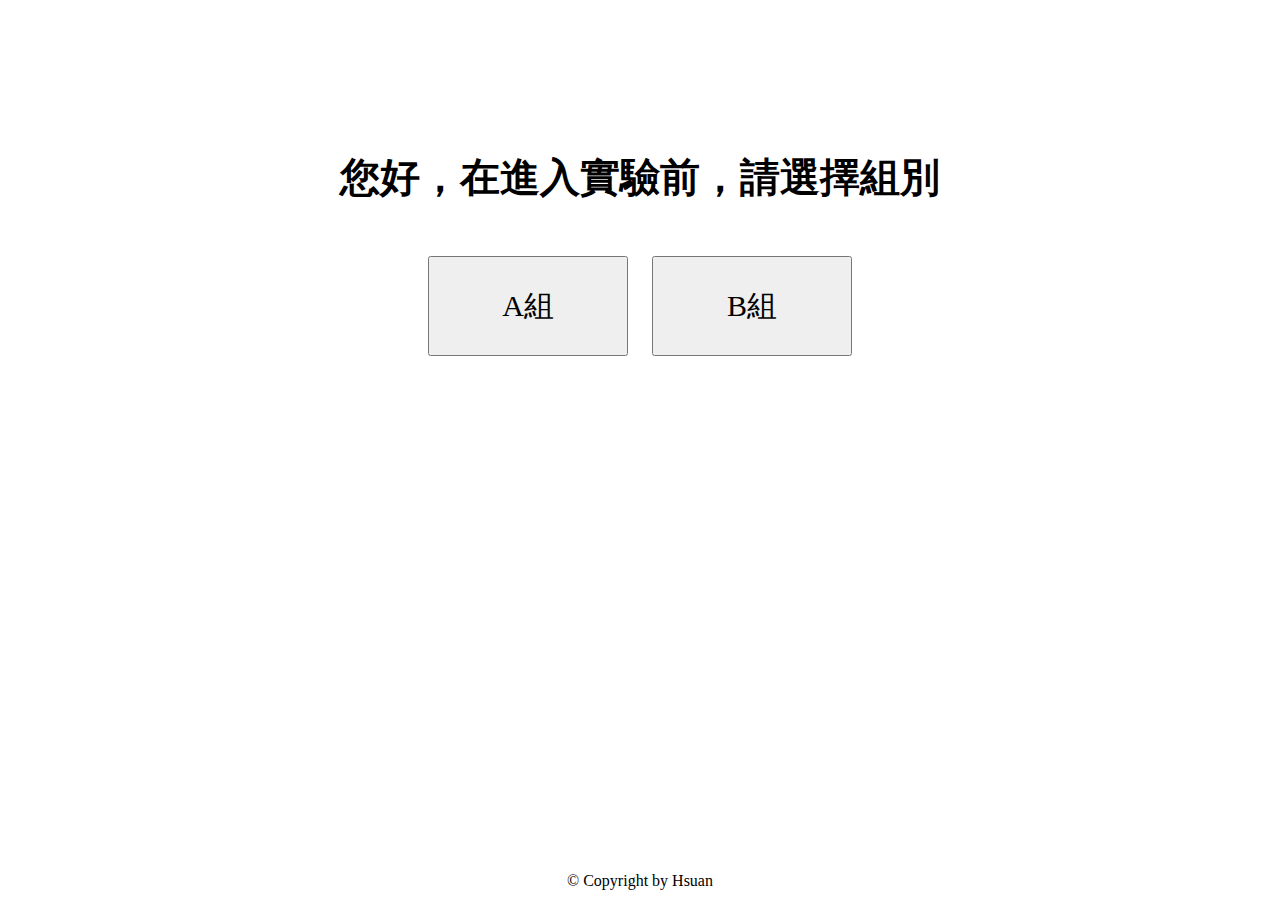
<file: index.html>
<!DOCTYPE html>
<html lang="en">
	<head>
		<meta charset="utf-8">

		<!-- Always force latest IE rendering engine (even in intranet) & Chrome Frame
		Remove this if you use the .htaccess -->
		<meta http-equiv="X-UA-Compatible" content="IE=edge,chrome=1">

		<title>首頁</title>
		<meta name="description" content="">
		<meta name="author" content="Hsuan">

		<meta name="viewport" content="width=device-width; initial-scale=1.0">

		<!-- Replace favicon.ico & apple-touch-icon.png in the root of your domain and delete these references -->

		<link rel="apple-touch-icon" href="/apple-touch-icon.png">
		<link rel="stylesheet" href="css/normalize.css" />
		<link rel="stylesheet" href="css/style.css" />

	</head>

	<body>

		<div class="site-formula">
			<div style="margin: 150px 0px">
				<b>
				<p style="font-size: 40px; text-align: center">
					您好，在進入實驗前，請選擇組別
				</p></b>
				<br />
				<br />
				<div style="text-align: center">
					<input style="margin: 10px; width: 200px; height: 100px; font-size: 30px;" type="button" value="A組" onclick="location.href='process_1.html'">
					<input style="margin: 10px; width: 200px; height: 100px; font-size: 30px;" type="button" value="B組" onclick="location.href='process_2.html'">
				</div>
			</div>
		</div>

		<footer class="site-footer">
			<p>
				&copy; Copyright  by Hsuan
			</p>
		</footer>

	</body>
</html>
</file>
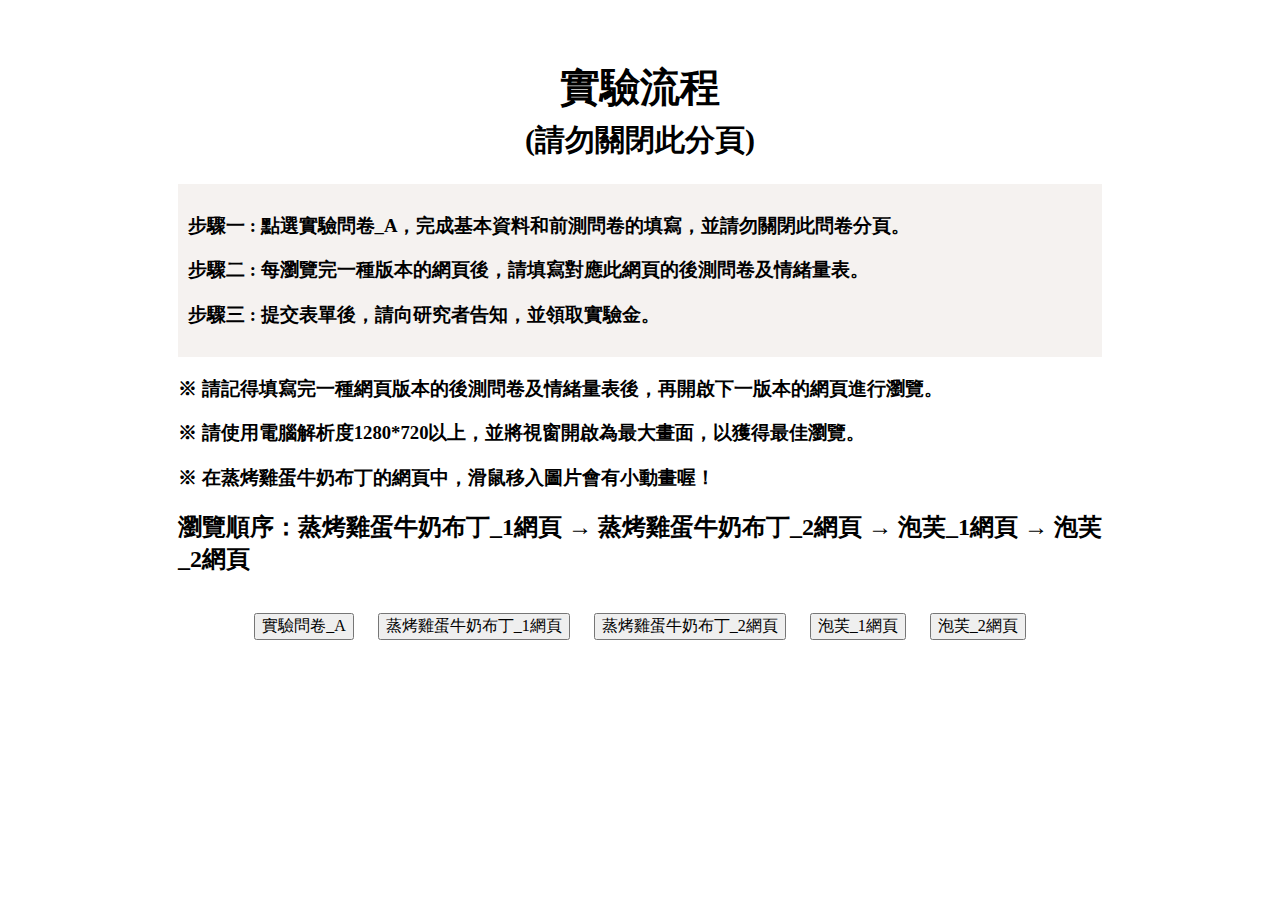
<file: process_1.html>
<!DOCTYPE html>
<html lang="en">
	<head>
		<meta charset="utf-8">

		<!-- Always force latest IE rendering engine (even in intranet) & Chrome Frame
		Remove this if you use the .htaccess -->
		<meta http-equiv="X-UA-Compatible" content="IE=edge,chrome=1">

		<title>實驗流程</title>
		<meta name="description" content="">
		<meta name="author" content="Hsuan">

		<meta name="viewport" content="width=device-width; initial-scale=1.0">

		<!-- Replace favicon.ico & apple-touch-icon.png in the root of your domain and delete these references -->

		<link rel="apple-touch-icon" href="/apple-touch-icon.png">
		<link rel="stylesheet" href="css/normalize.css" />
		<link rel="stylesheet" href="css/style.css" />

	</head>

	<body>

		<div class="site-formula">
			<b>
			<p style="font-size: 40px; text-align: center">
				實驗流程
			</p></b>
			<b>
			<p style="font-size: 30px; text-align: center">
				(請勿關閉此分頁)
			</p></b>
			<br />
			<div style="background-color: #f5f2f0; width: auto; height: auto; padding: 10px">
				<h3>步驟一 : 點選實驗問卷_A，完成基本資料和前測問卷的填寫，並請勿關閉此問卷分頁。</h3>
				<h3>步驟二 : 每瀏覽完一種版本的網頁後，請填寫對應此網頁的後測問卷及情緒量表。</h3>
				<h3>步驟三 : 提交表單後，請向研究者告知，並領取實驗金。</h3>
			</div>
			<h3>※ 請記得填寫完一種網頁版本的後測問卷及情緒量表後，再開啟下一版本的網頁進行瀏覽。</h3>
			<h3>※ 請使用電腦解析度1280*720以上，並將視窗開啟為最大畫面，以獲得最佳瀏覽。</h3>
			<h3>※ 在蒸烤雞蛋牛奶布丁的網頁中，滑鼠移入圖片會有小動畫喔！</h3>
			<h2>瀏覽順序：蒸烤雞蛋牛奶布丁_1網頁 → 蒸烤雞蛋牛奶布丁_2網頁 → 泡芙_1網頁 → 泡芙_2網頁</h2>
			<br />
			<div style="text-align: center">
				<input style="margin: 0px 10px" type="button" value="實驗問卷_A" onclick="window.open('https://docs.google.com/forms/d/e/1FAIpQLScuIXyer26qFvs0O5c5ttASXtxYN_c1jkVYFOWJCAmmjXd9uQ/viewform?usp=pp_url')">
				<input style="margin: 0px 10px" type="button" value="蒸烤雞蛋牛奶布丁_1網頁" onclick="window.open('pudding_1.html')">
				<input style="margin: 0px 10px" type="button" value="蒸烤雞蛋牛奶布丁_2網頁" onclick="window.open('pudding_2.html')">
				<input style="margin: 0px 10px" type="button" value="泡芙_1網頁" onclick="window.open('puff_1.html')">
				<input style="margin: 0px 10px" type="button" value="泡芙_2網頁" onclick="window.open('puff_2.html')">
			</div>
		</div>

		

	</body>
</html>
</file>
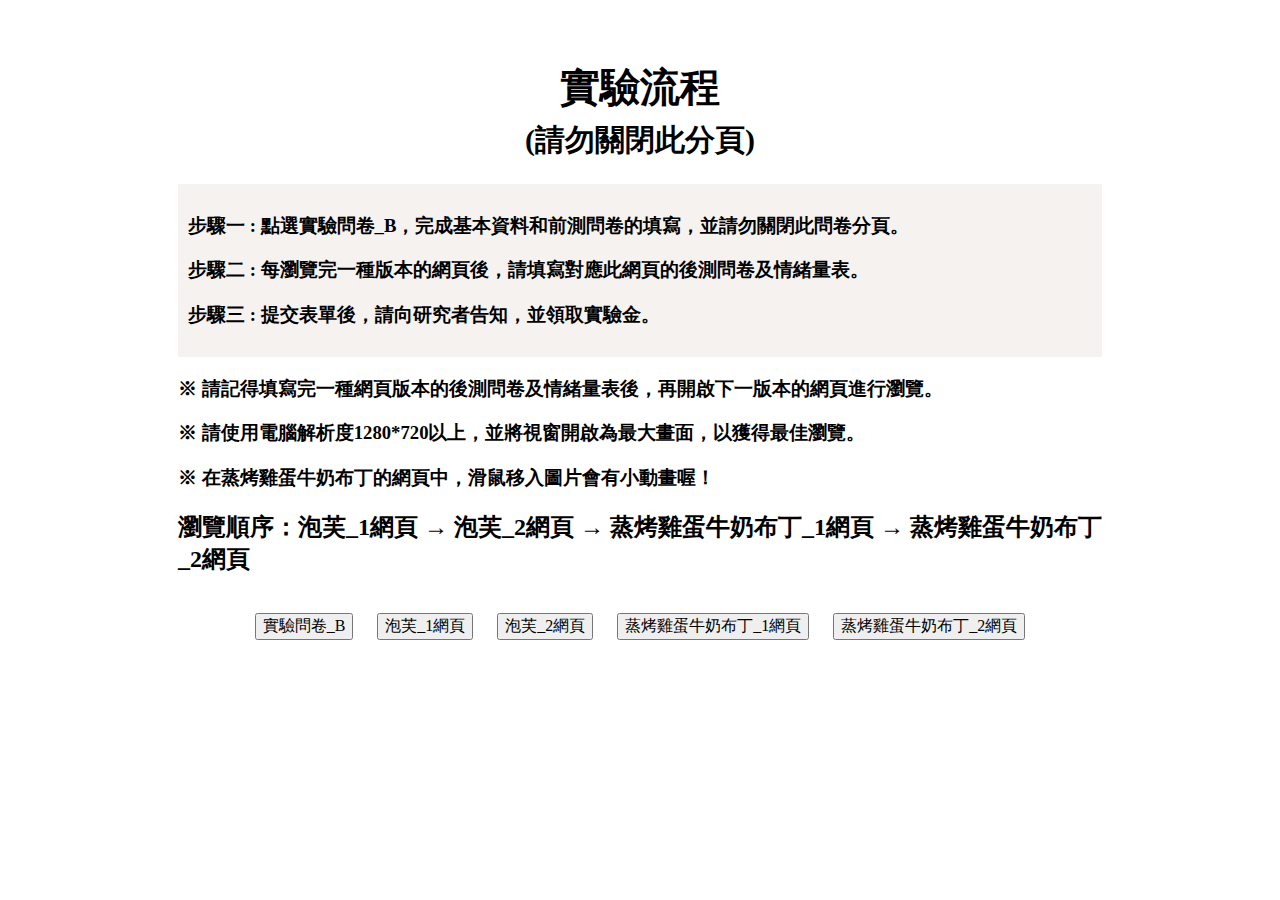
<file: process_2.html>
<!DOCTYPE html>
<html lang="en">
	<head>
		<meta charset="utf-8">

		<!-- Always force latest IE rendering engine (even in intranet) & Chrome Frame
		Remove this if you use the .htaccess -->
		<meta http-equiv="X-UA-Compatible" content="IE=edge,chrome=1">

		<title>實驗流程</title>
		<meta name="description" content="">
		<meta name="author" content="Hsuan">

		<meta name="viewport" content="width=device-width; initial-scale=1.0">

		<!-- Replace favicon.ico & apple-touch-icon.png in the root of your domain and delete these references -->

		<link rel="apple-touch-icon" href="/apple-touch-icon.png">
		<link rel="stylesheet" href="css/normalize.css" />
		<link rel="stylesheet" href="css/style.css" />

	</head>

	<body>

		<div class="site-formula">
			<b>
			<p style="font-size: 40px; text-align: center">
				實驗流程
			</p></b>
			<b>
			<p style="font-size: 30px; text-align: center">
				(請勿關閉此分頁)
			</p></b>
			<br />
			<div style="background-color: #f5f2f0; width: auto; height: auto; padding: 10px">
				<h3>步驟一 : 點選實驗問卷_B，完成基本資料和前測問卷的填寫，並請勿關閉此問卷分頁。</h3>
				<h3>步驟二 : 每瀏覽完一種版本的網頁後，請填寫對應此網頁的後測問卷及情緒量表。</h3>
				<h3>步驟三 : 提交表單後，請向研究者告知，並領取實驗金。</h3>
			</div>
			<h3>※ 請記得填寫完一種網頁版本的後測問卷及情緒量表後，再開啟下一版本的網頁進行瀏覽。</h3>
			<h3>※ 請使用電腦解析度1280*720以上，並將視窗開啟為最大畫面，以獲得最佳瀏覽。</h3>
			<h3>※ 在蒸烤雞蛋牛奶布丁的網頁中，滑鼠移入圖片會有小動畫喔！</h3>
			<h2>瀏覽順序：泡芙_1網頁 → 泡芙_2網頁 → 蒸烤雞蛋牛奶布丁_1網頁 → 蒸烤雞蛋牛奶布丁_2網頁</h2>
			<br />
			<div style="text-align: center">
				<input style="margin: 0px 10px" type="button" value="實驗問卷_B" onclick="window.open('https://docs.google.com/forms/d/e/1FAIpQLSfv-yUFz5DtQ1nPm1n0vjI41NPaz7Ra0T6eFPU5eBd8rQq4cQ/viewform?usp=pp_url')">
				<input style="margin: 0px 10px" type="button" value="泡芙_1網頁" onclick="window.open('puff_1.html')">
				<input style="margin: 0px 10px" type="button" value="泡芙_2網頁" onclick="window.open('puff_2.html')">
				<input style="margin: 0px 10px" type="button" value="蒸烤雞蛋牛奶布丁_1網頁" onclick="window.open('pudding_1.html')">
				<input style="margin: 0px 10px" type="button" value="蒸烤雞蛋牛奶布丁_2網頁" onclick="window.open('pudding_2.html')">
			</div>
		</div>

		

	</body>
</html>
</file>
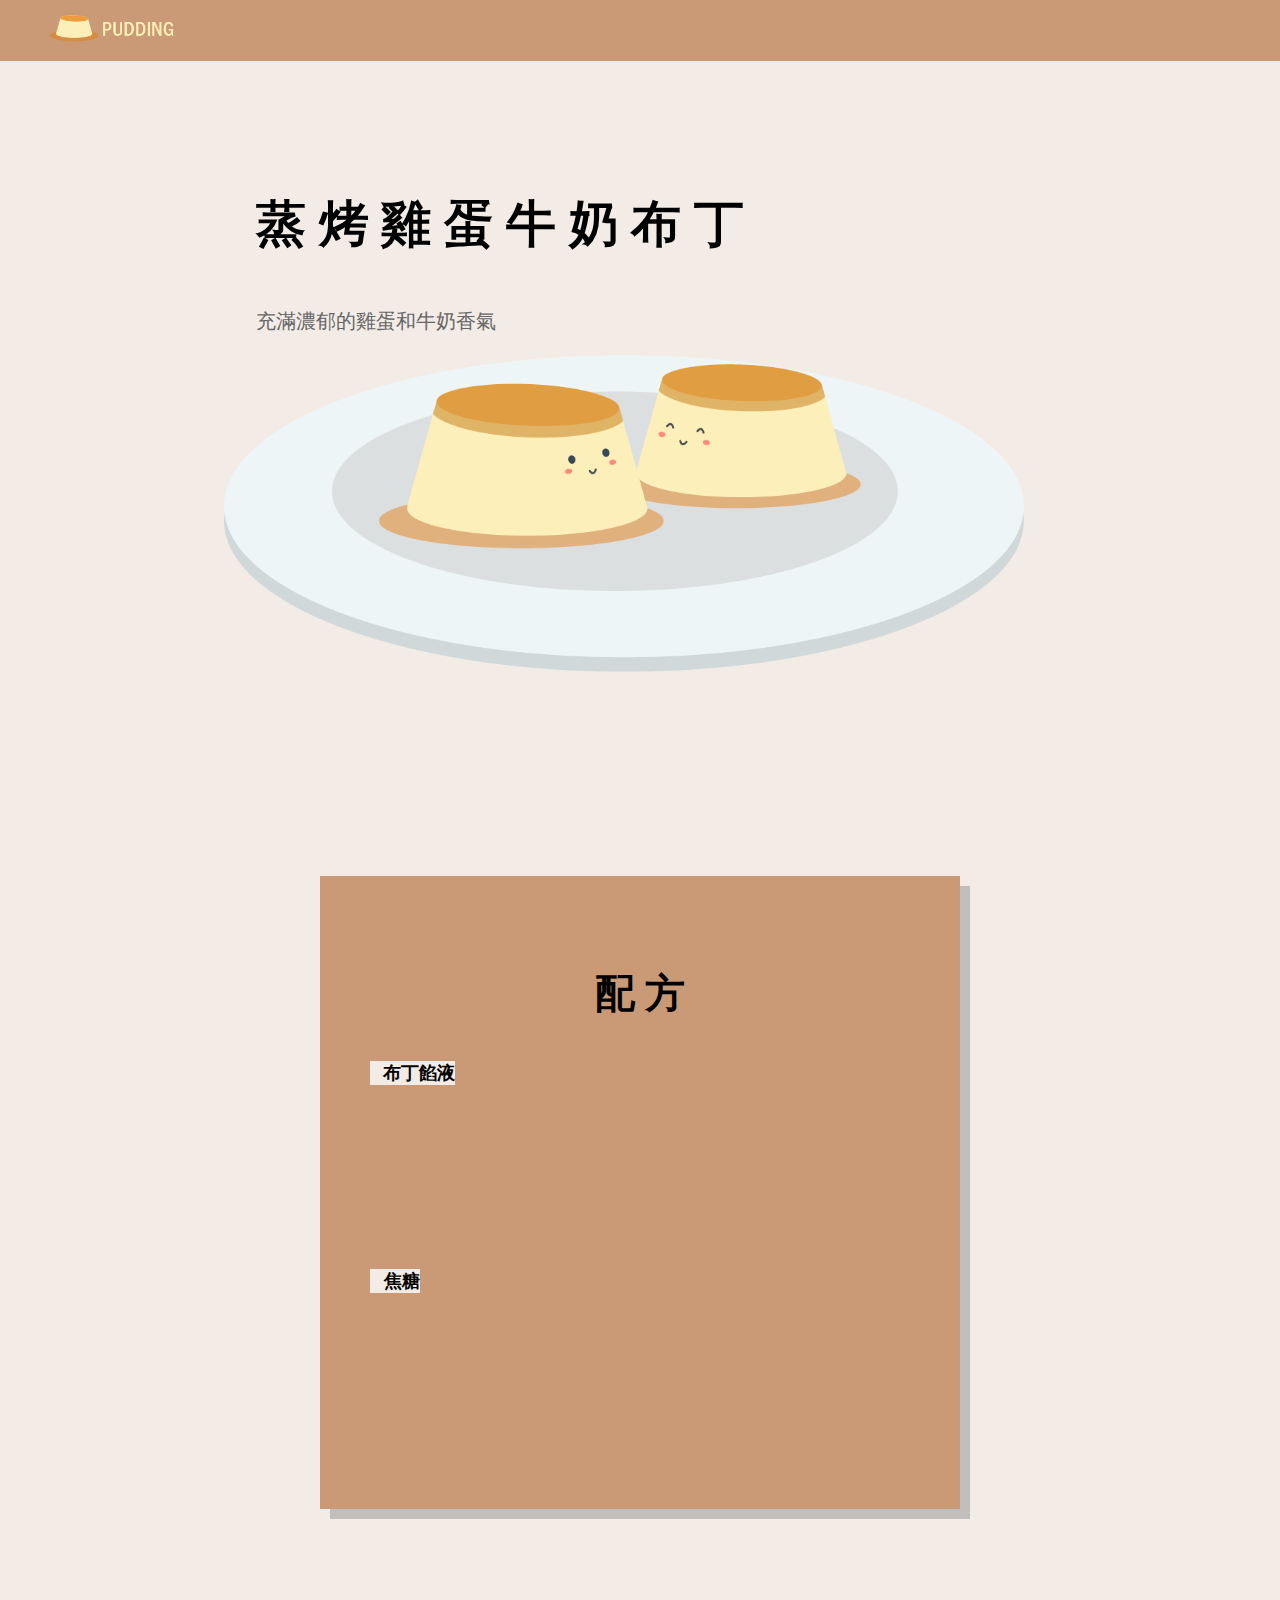
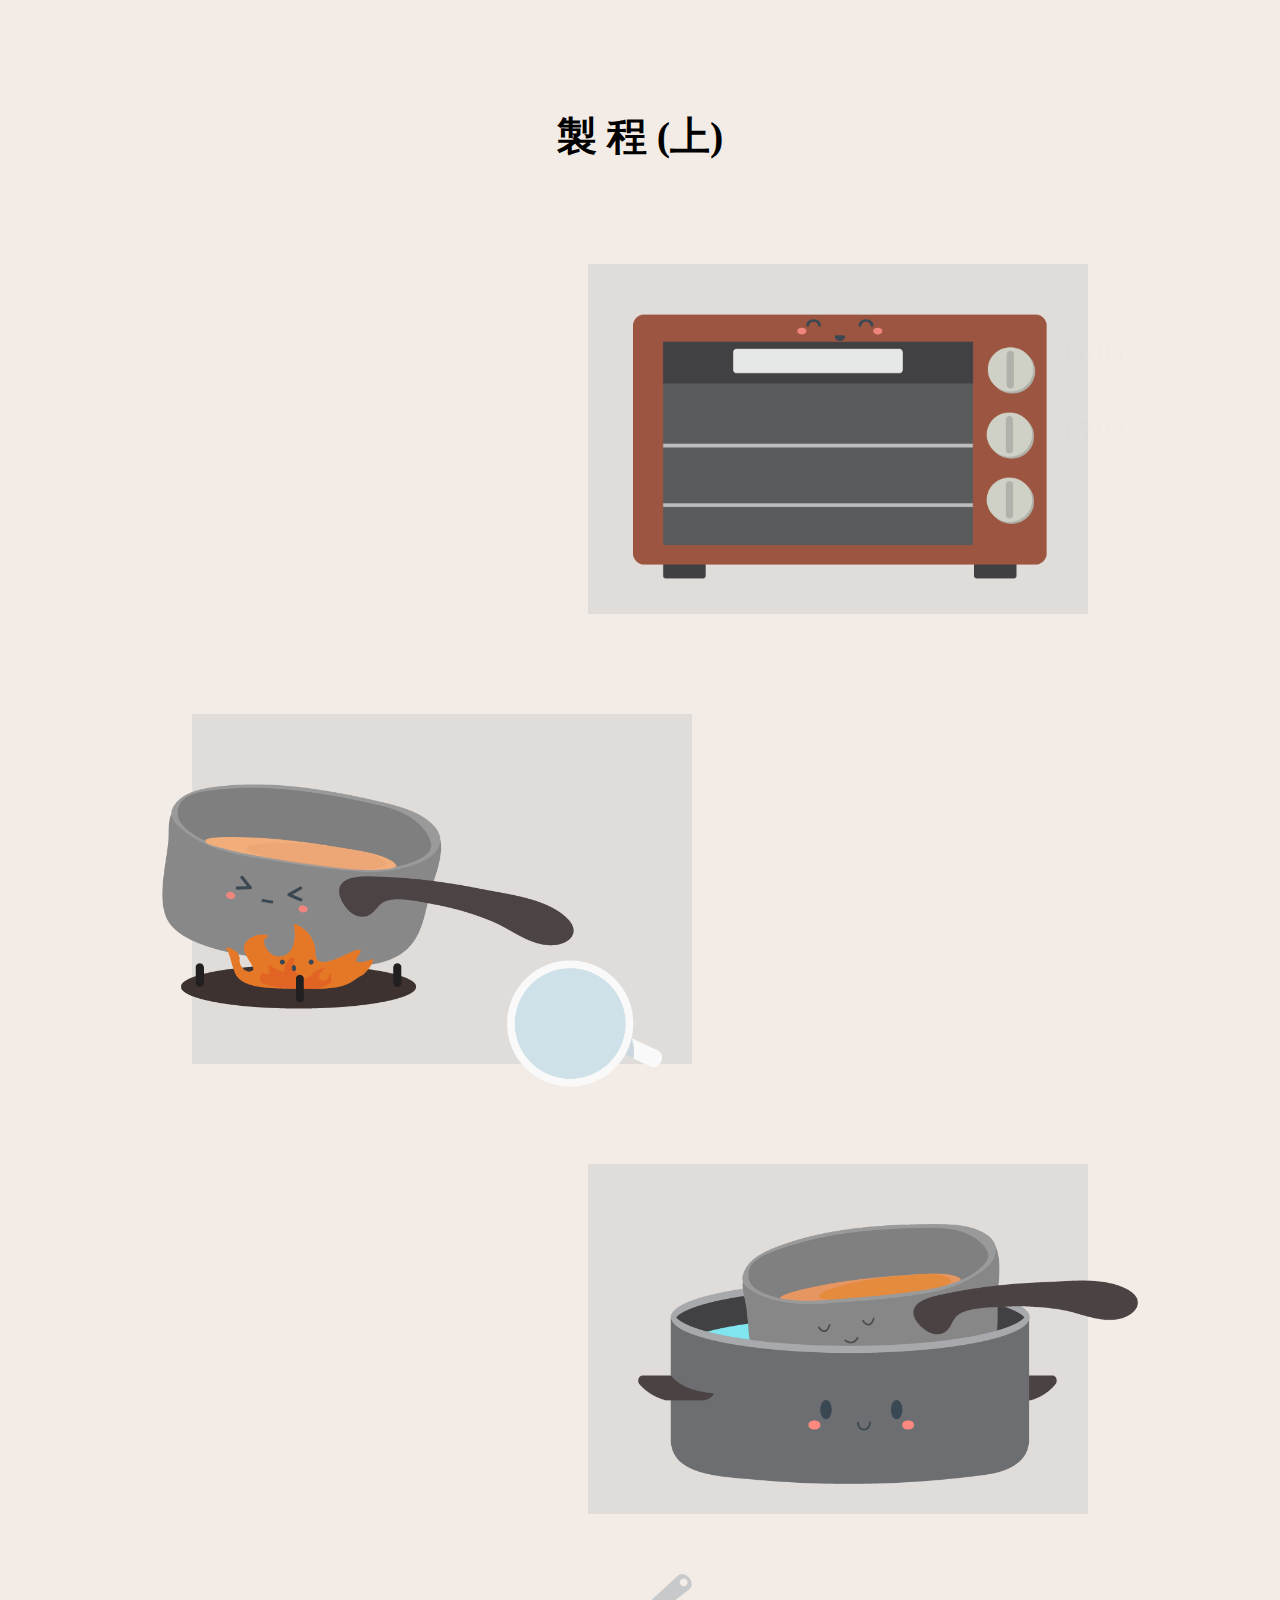
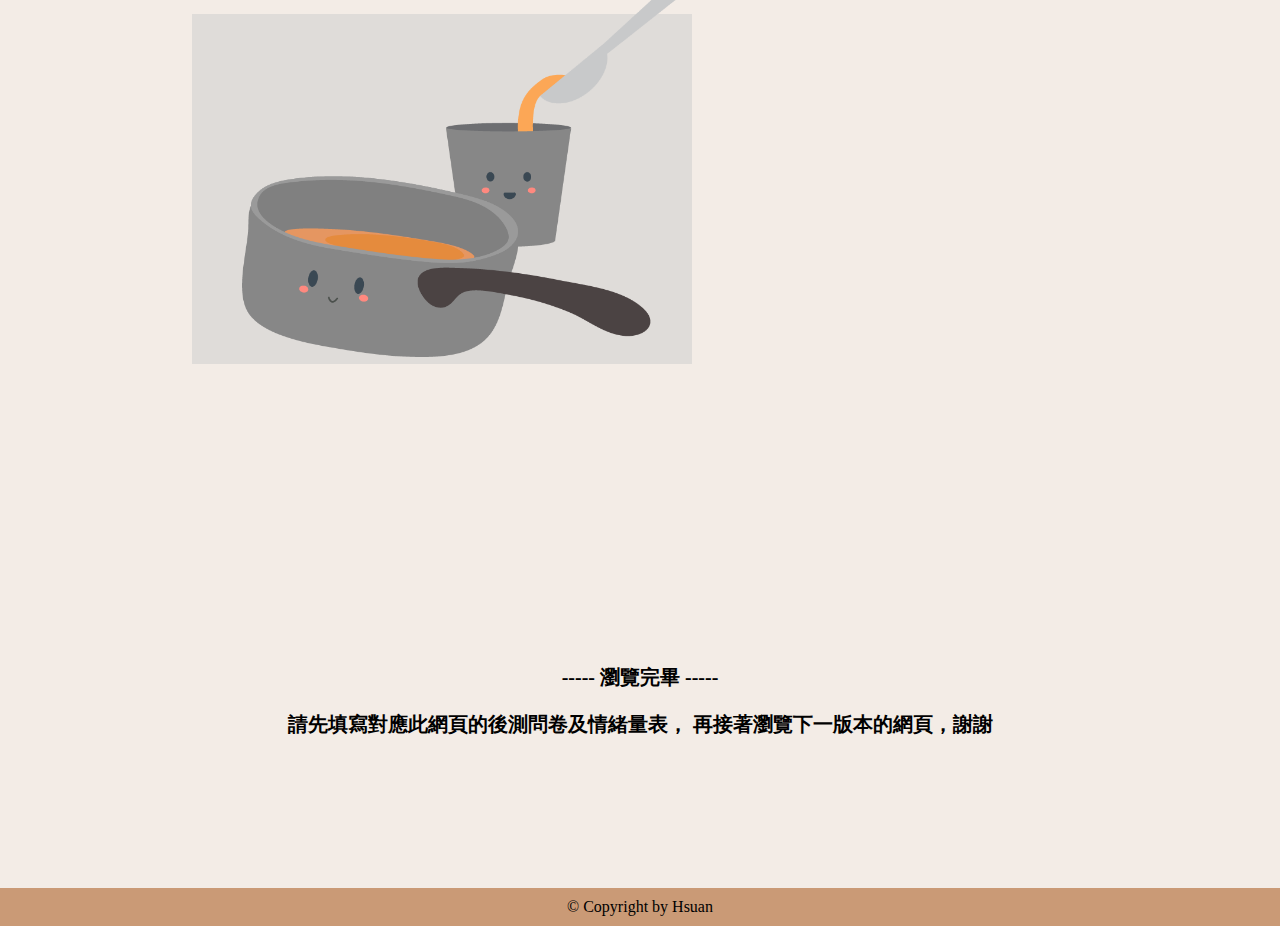
<file: pudding_1.html>
<!DOCTYPE html>
<html lang="en">
	<head>
		<meta charset="utf-8">

		<!-- Always force latest IE rendering engine (even in intranet) & Chrome Frame
		Remove this if you use the .htaccess -->
		<meta http-equiv="X-UA-Compatible" content="IE=edge,chrome=1">

		<title>蒸烤雞蛋牛奶布丁_1</title>
		<meta name="description" content="">
		<meta name="author" content="Hsuan">

		<meta name="viewport" content="width=device-width; initial-scale=1.0">

		<!-- Replace favicon.ico & apple-touch-icon.png in the root of your domain and delete these references -->
		<link rel="shortcut icon" href="img_pudding_1/icon.png">
		<link rel="apple-touch-icon" href="/apple-touch-icon.png">
		<link rel="stylesheet" href="css/normalize.css" />
		<link rel="stylesheet" href="css/style_pudding_1.css" />
		<link rel="stylesheet" href="dist/aos.css" />
		<link rel="stylesheet" href="css/animate.css" />

	</head>

	<body>
		<header class="site-header">
			<div class="site-logo">
				<img src="img_pudding_1/logo.png" alt="Logo" width="125px"/>
			</div>
		</header>
		<div class="site-topic">
			<div>
				<div class="topic">
					<b>
					<p class="animated fadeInDown" style="font-size: 50px" >
						蒸 烤 雞 蛋 牛 奶 布 丁
					</p> </b>
					<p class="animated fadeInDown" style="color: #666666; font-size: 20px">
						充滿濃郁的雞蛋和牛奶香氣
					</p>
				</div>
				<div class="topic_pudding" data-aos="zoom-in" data-aos-duration="600" data-aos-delay="500">
					<img src="img_pudding_1/pudding.png" alt="Pudding" width="800px" onmouseover="this.src='img_pudding_1/pudding.gif'" onmouseout="this.src='img_pudding_1/pudding.png'"/>
				</div>
			</div>
		</div>
		<div class="site-formula">
			<b>
			<p style="font-size: 40px; text-align: center">
				配 方
			</p></b>
			<div>
				<b>
				<p style="font-size: 18px; text-align: right; width: 85px; background-color: #F3ECE6">
					布丁餡液
				</p></b>
			</div>
			<div>
				<table class="filling">
					<tr>
						<td data-aos="zoom-in" data-aos-delay="100"><img src="img_pudding_1/egg.png" alt="Egg" width="30px" ></td>
						<td data-aos="zoom-in" data-aos-delay="300"><img src="img_pudding_1/sugar.png" alt="Sugar" width="80px" /></td>
						<td data-aos="zoom-in" data-aos-delay="500"><img src="img_pudding_1/vanilla powder.png" alt="Vanilla powder" width="40px" /></td>
						<td data-aos="zoom-in" data-aos-delay="700"><img src="img_pudding_1/milk powder.png" alt="Milk powder" width="80px" /></td>
						<td data-aos="zoom-in" data-aos-delay="900"><img src="img_pudding_1/water.png" alt="Water" width="50px" /></td>
					</tr>
					<tr>
						<td data-aos="zoom-in" data-aos-delay="100">蛋</td>
						<td data-aos="zoom-in" data-aos-delay="300">砂糖</td>
						<td data-aos="zoom-in" data-aos-delay="500">香草粉</td>
						<td data-aos="zoom-in" data-aos-delay="700">奶粉</td>
						<td data-aos="zoom-in" data-aos-delay="900">水</td>
					</tr>
					<tr>
						<td data-aos="zoom-in" data-aos-delay="100">10顆</td>
						<td data-aos="zoom-in" data-aos-delay="300">222克</td>
						<td data-aos="zoom-in" data-aos-delay="500">4克</td>
						<td data-aos="zoom-in" data-aos-delay="700">133克</td>
						<td data-aos="zoom-in" data-aos-delay="900">979克</td>
					</tr>

				</table>
				<div>
					<b>
					<p style="font-size: 18px; text-align: right; width: 50px; background-color: #F3ECE6">
						焦糖
					</p></b>
				</div>
				<table class="caramel">
					<tr>
						<td data-aos="zoom-in" data-aos-delay="100"><img src="img_pudding_1/sugar.png" alt="Sugar" width="80px" /></td>
						<td data-aos="zoom-in" data-aos-delay="300"><img src="img_pudding_1/water.png" alt="Water" width="50px" /></td>
						<td data-aos="zoom-in" data-aos-delay="500"><img src="img_pudding_1/water.png" alt="Water" width="50px" /></td>
					</tr>
					<tr>
						<td data-aos="zoom-in" data-aos-delay="100">砂糖</td>
						<td data-aos="zoom-in" data-aos-delay="300">水(1)</td>
						<td data-aos="zoom-in" data-aos-delay="500">水(2)</td>
					</tr>
					<tr>
						<td data-aos="zoom-in" data-aos-delay="100">100克</td>
						<td data-aos="zoom-in" data-aos-delay="300">20克</td>
						<td data-aos="zoom-in" data-aos-delay="500">40克</td>
					</tr>
				</table>
			</div>
		</div>

		<div class="site-process">
			<b>
			<p style="font-size: 40px">
				製 程 (上)
			</p></b>
			<div class="step">
				<div class="leftside" style="margin: 50px 0px" data-aos="fade-right">
					<h1>01.</h1>
					<p style="font-size: 20px">
						預爐：
						<br />
						上火160℃/下火170℃
					</p>
				</div>
				<div class="rightside">
					<div style="background-color: #dfdcd9; width: 500px; height: 350px">
						<img src="img_pudding_1/step1.png" alt="Step1" width="500px" style="position: relative; top:50px; left:45px" onmouseover="this.src='img_pudding_1/step1.gif'" onmouseout="this.src='img_pudding_1/step1.png'"/>
					</div>

				</div>
			</div>
			<div class="step">
				<div class="leftside">
					<div style="background-color: #dfdcd9; width: 500px; height: 350px">
						<img src="img_pudding_1/step2.png" alt="Step2" width="500px" style="position: relative; top:70px; left:-30px" onmouseover="this.src='img_pudding_1/step2.gif'" onmouseout="this.src='img_pudding_1/step2.png'"/>
					</div>

				</div>
				<div class="rightside" data-aos="fade-left">
					<div style="background-color: #dfdcd9; width: 130px; height: 25px; position: relative; top:40px; left: 90px; z-index: -1">

					</div>
					<h2 align="center">焦糖液製作</h2>

					<h1>02.</h1>
					<p style="font-size: 20px">
						砂糖加水(1)加熱至黃褐色，再加水(2)
					</p>
					<p style="font-size: 20px">
						加熱至糖液滴入冷水中會結團
					</p>
					<br />
					<img src="img_pudding_1/tip.png" alt="Tip" width="25px" />&nbsp;煮焦糖時只需搖晃鍋子，不須一直攪拌

				</div>
			</div>
			<div class="step">
				<div class="leftside" style="margin: 50px 0px" data-aos="fade-right">
					<h1>03.</h1>
					<p style="font-size: 20px">
						將煮鍋放於冷水中，使焦糖液溫度
					</p>
					<p style="font-size: 20px">
						不至於上升
					</p>
				</div>
				<div class="rightside">
					<div style="background-color: #dfdcd9; width: 500px; height: 350px">
						<img src="img_pudding_1/step3.png" alt="Step3" width="500px" style="position: relative; top:60px; left:50px" onmouseover="this.src='img_pudding_1/step3.gif'" onmouseout="this.src='img_pudding_1/step3.png'"/>
					</div>
				</div>
			</div>
			<div class="step">
				<div class="leftside">
					<div style="background-color: #dfdcd9; width: 500px; height: 350px">
						<img src="img_pudding_1/step4.png" alt="Step4" width="450px" style="position: relative; top:-40px; left:50px" onmouseover="this.src='img_pudding_1/step4.gif'" onmouseout="this.src='img_pudding_1/step4.png'"/>
					</div>
				</div>
				<div class="rightside" style="margin: 100px 100px" data-aos="fade-left">
					<h1>04.</h1>
					<p style="font-size: 20px">
						填入布丁杯備用
					</p>
				</div>
			</div>
		</div>
		
		<div style="margin: 300px 0px 150px; width: 100%; text-align: center">
			<b>
			<p style="font-size: 20px">
				-----     瀏覽完畢     -----
			</p></b>
			
			<b>
			<p style="font-size: 20px">
				請先填寫對應此網頁的後測問卷及情緒量表，
				再接著瀏覽下一版本的網頁，謝謝
			</p></b>
		</div>

		<footer class="site-footer">
			<p>
				&copy; Copyright  by Hsuan
			</p>
		</footer>

		<script src="dist/aos.js"></script>
		<script>
			AOS.init({
				easing : 'ease-in-out-sine'
			});
		</script>

	</body>
</html>
</file>
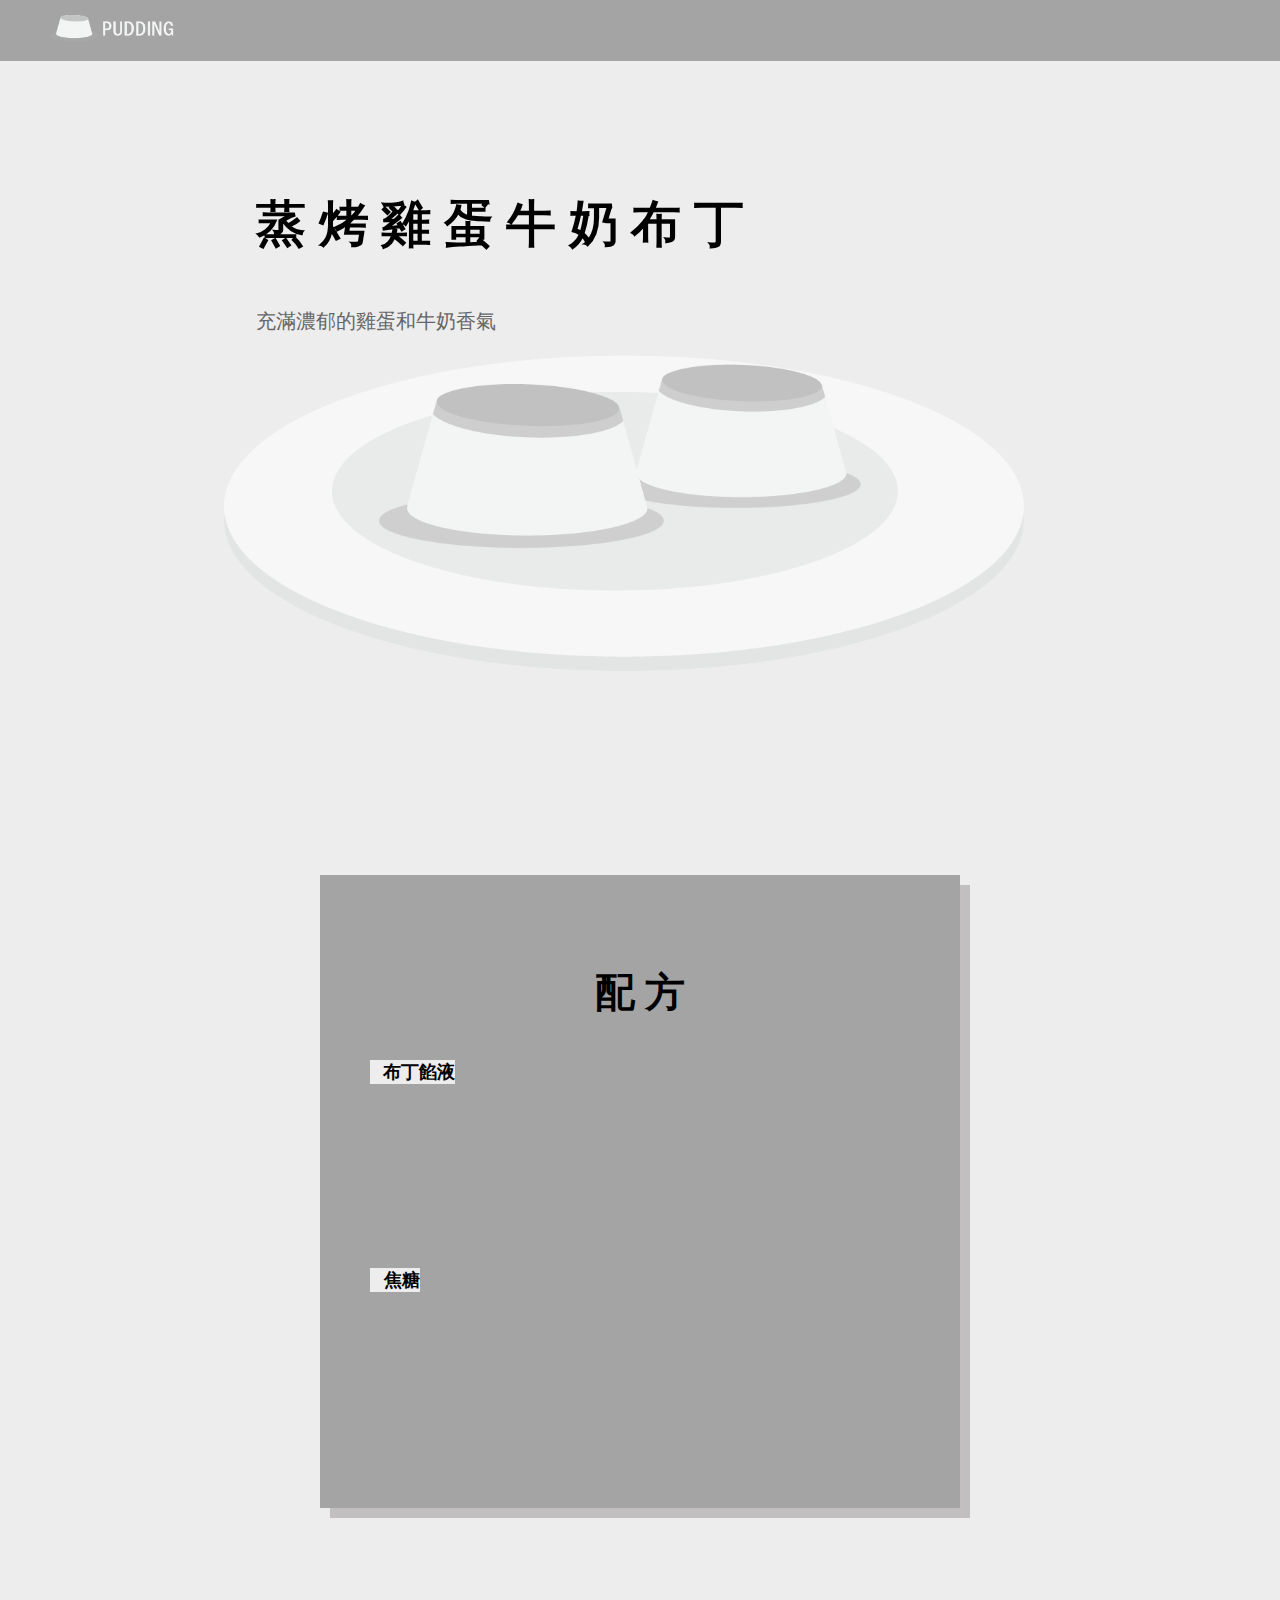
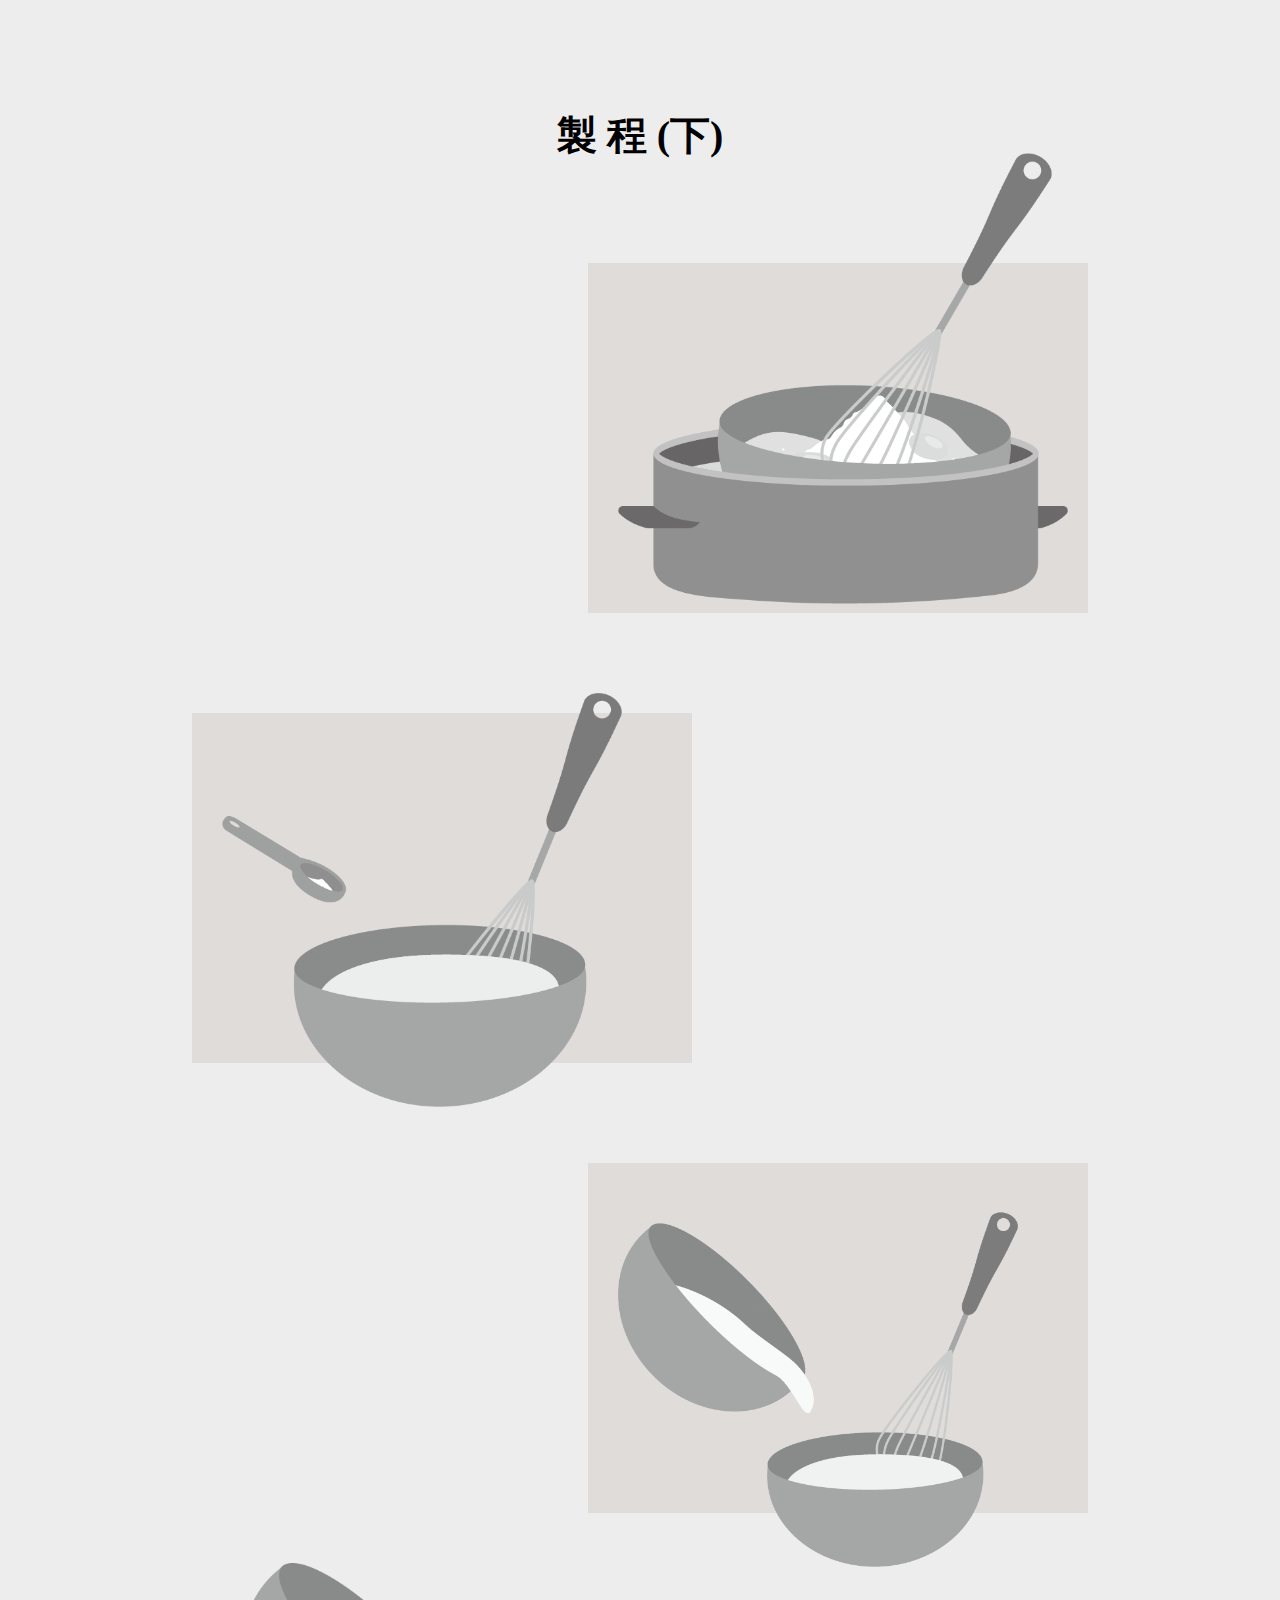
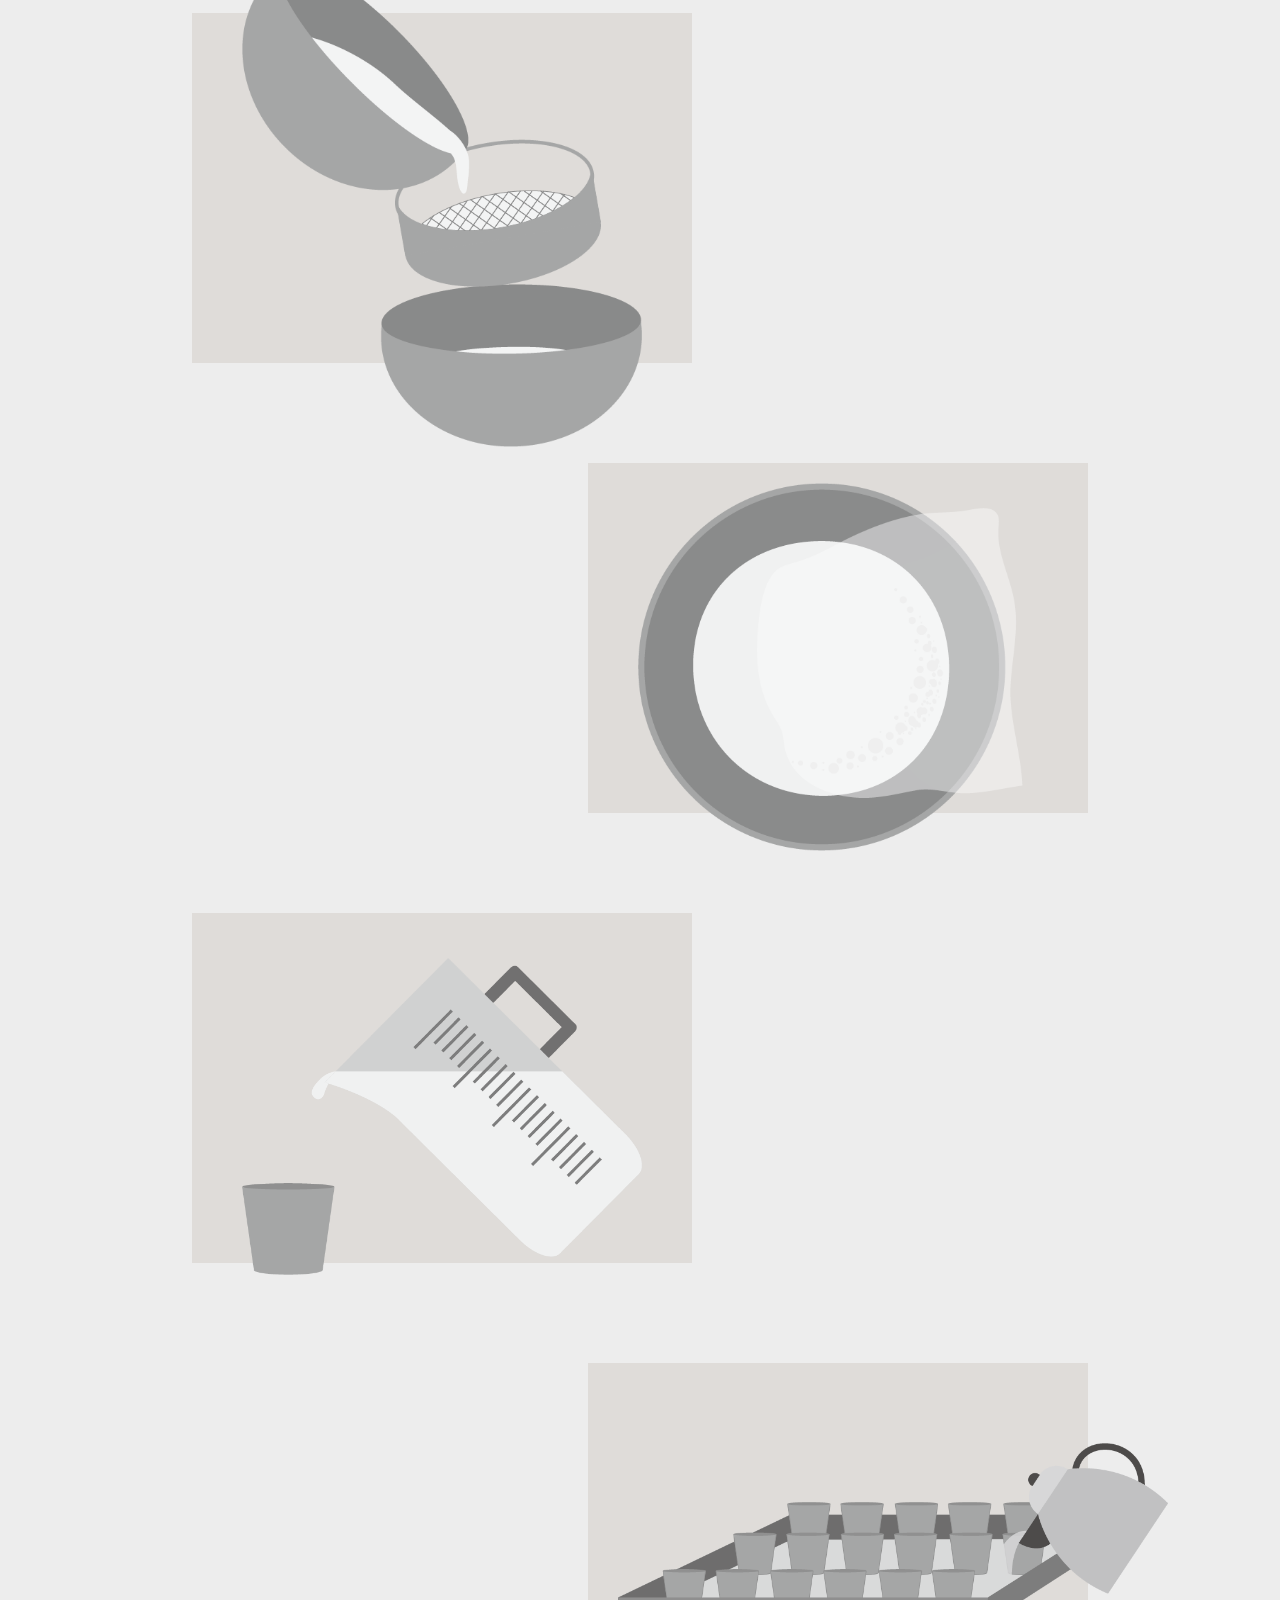
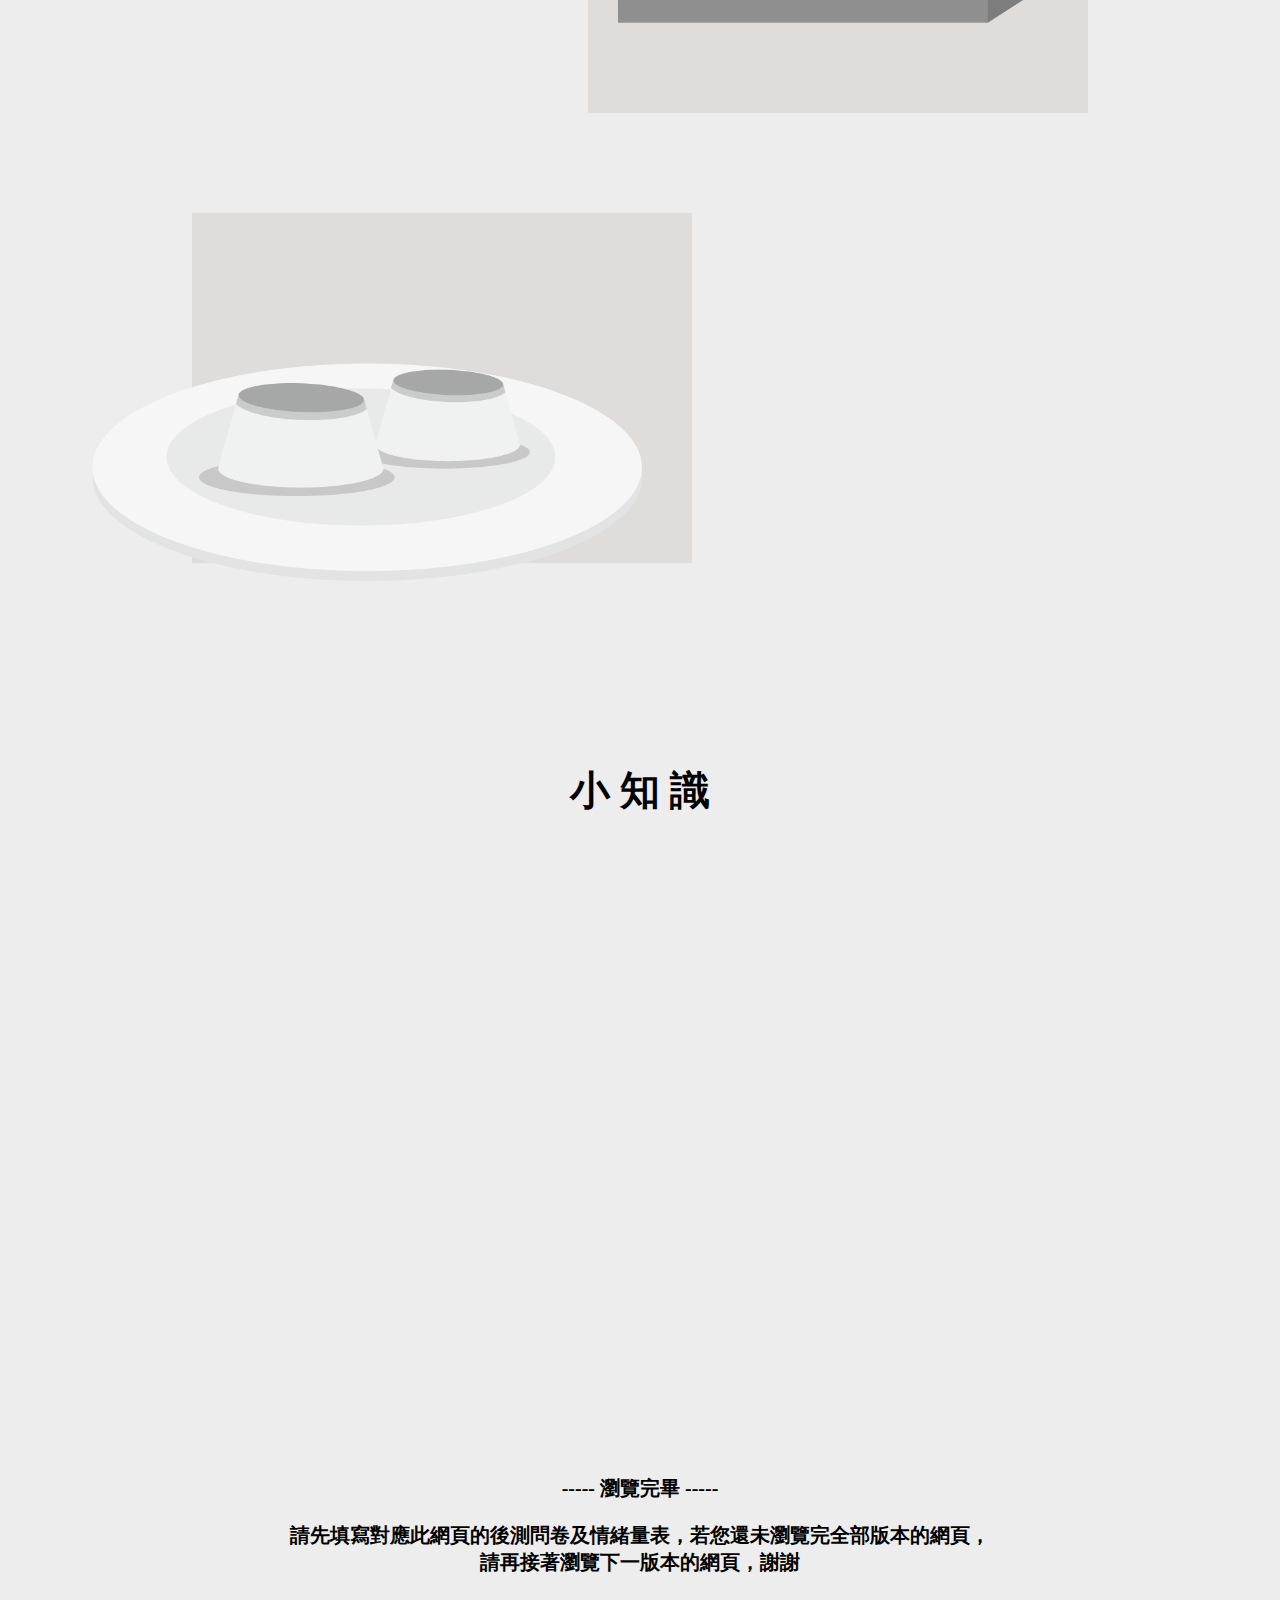
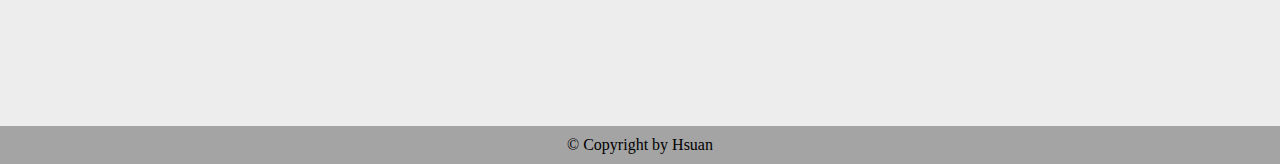
<file: pudding_2.html>
<!DOCTYPE html>
<html lang="en">
	<head>
		<meta charset="utf-8">

		<!-- Always force latest IE rendering engine (even in intranet) & Chrome Frame
		Remove this if you use the .htaccess -->
		<meta http-equiv="X-UA-Compatible" content="IE=edge,chrome=1">

		<title>蒸烤雞蛋牛奶布丁_2</title>
		<meta name="description" content="">
		<meta name="author" content="Hsuan">

		<meta name="viewport" content="width=device-width; initial-scale=1.0">

		<!-- Replace favicon.ico & apple-touch-icon.png in the root of your domain and delete these references -->
		<link rel="shortcut icon" href="img_pudding_2/icon.png">
		<link rel="apple-touch-icon" href="/apple-touch-icon.png">
		<link rel="stylesheet" href="css/normalize.css" />
		<link rel="stylesheet" href="css/style_pudding_2.css" />
		<link rel="stylesheet" href="dist/aos.css" />
		<link rel="stylesheet" href="css/animate.css" />

	</head>

	<body>
		<header class="site-header">
			<div class="site-logo">
				<img src="img_pudding_2/logo.png" alt="Logo" width="125px"/>
			</div>
		</header>
		<div class="site-topic">
			<div>
				<div class="topic">
					<b>
					<p class="animated fadeInDown" style="font-size: 50px" >
						蒸 烤 雞 蛋 牛 奶 布 丁
					</p> </b>
					<p class="animated fadeInDown" style="color: #666666; font-size: 20px">
						充滿濃郁的雞蛋和牛奶香氣
					</p>
				</div>
				<div class="topic_pudding" data-aos="zoom-in" data-aos-duration="600" data-aos-delay="500">
					<img src="img_pudding_2/pudding.png" alt="Pudding" width="800px"/>
				</div>
			</div>
		</div>
		<div class="site-formula">
			<b>
			<p style="font-size: 40px; text-align: center">
				配 方
			</p></b>
			<div>
				<b>
				<p style="font-size: 18px; text-align: right; width: 85px; background-color: #EDEDED">
					布丁餡液
				</p></b>
			</div>
			<div>
				<table class="filling">
					<tr>
						<td data-aos="zoom-in" data-aos-delay="100"><img src="img_pudding_2/egg.png" alt="Egg" width="30px" ></td>
						<td data-aos="zoom-in" data-aos-delay="300"><img src="img_pudding_2/sugar.png" alt="Sugar" width="80px" /></td>
						<td data-aos="zoom-in" data-aos-delay="500"><img src="img_pudding_2/vanilla powder.png" alt="Vanilla powder" width="40px" /></td>
						<td data-aos="zoom-in" data-aos-delay="700"><img src="img_pudding_2/milk powder.png" alt="Milk powder" width="80px" /></td>
						<td data-aos="zoom-in" data-aos-delay="900"><img src="img_pudding_2/water.png" alt="Water" width="50px" /></td>
					</tr>
					<tr>
						<td data-aos="zoom-in" data-aos-delay="100">蛋</td>
						<td data-aos="zoom-in" data-aos-delay="300">砂糖</td>
						<td data-aos="zoom-in" data-aos-delay="500">香草粉</td>
						<td data-aos="zoom-in" data-aos-delay="700">奶粉</td>
						<td data-aos="zoom-in" data-aos-delay="900">水</td>
					</tr>
					<tr>
						<td data-aos="zoom-in" data-aos-delay="100">10顆</td>
						<td data-aos="zoom-in" data-aos-delay="300">222克</td>
						<td data-aos="zoom-in" data-aos-delay="500">4克</td>
						<td data-aos="zoom-in" data-aos-delay="700">133克</td>
						<td data-aos="zoom-in" data-aos-delay="900">979克</td>
					</tr>

				</table>
				<div>
					<b>
					<p style="font-size: 18px; text-align: right; width: 50px; background-color: #EDEDED">
						焦糖
					</p></b>
				</div>
				<table class="caramel">
					<tr>
						<td data-aos="zoom-in" data-aos-delay="100"><img src="img_pudding_2/sugar.png" alt="Sugar" width="80px" /></td>
						<td data-aos="zoom-in" data-aos-delay="300"><img src="img_pudding_2/water.png" alt="Water" width="50px" /></td>
						<td data-aos="zoom-in" data-aos-delay="500"><img src="img_pudding_2/water.png" alt="Water" width="50px" /></td>
					</tr>
					<tr>
						<td data-aos="zoom-in" data-aos-delay="100">砂糖</td>
						<td data-aos="zoom-in" data-aos-delay="300">水(1)</td>
						<td data-aos="zoom-in" data-aos-delay="500">水(2)</td>
					</tr>
					<tr>
						<td data-aos="zoom-in" data-aos-delay="100">100克</td>
						<td data-aos="zoom-in" data-aos-delay="300">20克</td>
						<td data-aos="zoom-in" data-aos-delay="500">40克</td>
					</tr>
				</table>
			</div>
		</div>

		<div class="site-process">
			<b>
			<p style="font-size: 40px">
				製 程 (下)
			</p></b>
			
			<div class="step">
				<div class="leftside" style="margin: 50px 0px" data-aos="fade-right">
					<div style="background-color: #dfdcd9; width: 150px; height: 25px; position: relative; top:40px; left: 55px; z-index: -1">

					</div>
					<h2 align="center">布丁餡液製作</h2>
					<h1>05.</h1>
					<p style="font-size: 20px">
						蛋加砂糖隔水加熱至40℃左右，
					</p>
					<p style="font-size: 20px">
						需邊攪拌至糖溶解
					</p>
				</div>
				<div class="rightside">
					<div style="background-color: #dfdcd9; width: 500px; height: 350px">
						<img src="img_pudding_2/step5.png" alt="Step5" width="450px" style="position: relative; top:-110px; left:30px" onmouseover="this.src='img_pudding_2/step5.gif'" onmouseout="this.src='img_pudding_2/step5.png'"/>
					</div>
				</div>
			</div>
			<div class="step">
				<div class="leftside">
					<div style="background-color: #dfdcd9; width: 500px; height: 350px">
						<img src="img_pudding_2/step6.png" alt="Step6" width="400px" style="position: relative; top:-20px; left:30px" onmouseover="this.src='img_pudding_2/step6.gif'" onmouseout="this.src='img_pudding_2/step6.png'"/>
					</div>
				</div>
				<div class="rightside" style="margin: 100px 50px" data-aos="fade-left">
					<h1>06.</h1>
					<p style="font-size: 20px">
						香草粉加入蛋糖液中拌勻
					</p>
				</div>
			</div>
			<div class="step">
				<div class="leftside" style="margin: 100px 0px" data-aos="fade-right">
					<h1>07.</h1>
					<p style="font-size: 20px">
						再加入60℃的水和奶粉拌勻
					</p>
				</div>
				<div class="rightside">
					<div style="background-color: #dfdcd9; width: 500px; height: 350px">
						<img src="img_pudding_2/step7.png" alt="Step7" width="400px" style="position: relative; top:-20px; left:30px" onmouseover="this.src='img_pudding_2/step7.gif'" onmouseout="this.src='img_pudding_2/step7.png'"/>
					</div>
				</div>
			</div>
			<div class="step">
				<div class="leftside">
					<div style="background-color: #dfdcd9; width: 500px; height: 350px">
						<img src="img_pudding_2/step8.png" alt="Step8" width="400px" style="position: relative; top:-50px; left:50px" onmouseover="this.src='img_pudding_2/step8.gif'" onmouseout="this.src='img_pudding_2/step8.png'"/>
					</div>
				</div>
				<div class="rightside" style="margin: 100px 150px 100px 0px" data-aos="fade-left">
					<h1>08.</h1>
					<p style="font-size: 20px">
						過濾備用
					</p>
				</div>
			</div>
			<div class="step">
				<div class="leftside" style="margin: 100px 50px" data-aos="fade-right">
					<h1>09.</h1>
					<p style="font-size: 20px">
						使用保鮮膜刮泡泡
					</p>
				</div>
				<div class="rightside">
					<div style="background-color: #dfdcd9; width: 500px; height: 350px">
						<img src="img_pudding_2/step9.png" alt="Step9" width="500px" style="position: relative; top:20px; left:50px" onmouseover="this.src='img_pudding_2/step9.gif'" onmouseout="this.src='img_pudding_2/step9.png'"/>
					</div>
				</div>
			</div>
			<div class="step">
				<div class="leftside">
					<div style="background-color: #dfdcd9; width: 500px; height: 350px">
						<img src="img_pudding_2/step10.png" alt="Step10" width="400px" style="position: relative; top:45px; left:50px" onmouseover="this.src='img_pudding_2/step10.gif'" onmouseout="this.src='img_pudding_2/step10.png'"/>
					</div>
				</div>
				<div class="rightside" style="margin: 70px 50px" data-aos="fade-left">
					<h1>10.</h1>
					<p style="font-size: 20px">
						填模：
					</p>
					<p style="font-size: 20px">
						將布丁液填入裝有焦糖
					</p>
					<p style="font-size: 20px">
						之布丁杯(約90~100公克)
					</p>
				</div>
			</div>
			<div class="step">
				<div class="leftside" style="margin: 50px 0px" data-aos="fade-right">
					<h1>11.</h1>
					<p style="font-size: 20px">
						蒸烤(水浴法)：
					</p>
					<p style="font-size: 20px">
						烤盤加溫水約1~2公分高，
					</p>
					<p style="font-size: 20px">
						上火160℃/下火170℃蒸烤約35分
					</p>
					<br />
					<img src="img_pudding_2/tip.png" alt="Tip" width="25px" />&nbsp;布丁中間若呈搖晃狀，需再烤5分
				</div>
				<div class="rightside">
					<div style="background-color: #dfdcd9; width: 500px; height: 350px">
						<img src="img_pudding_2/step11.png" alt="Step11" width="550px" style="position: relative; top:80px; left:30px" onmouseover="this.src='img_pudding_2/step11.gif'" onmouseout="this.src='img_pudding_2/step11.png'"/>
					</div>
				</div>
			</div>
			<div class="step">
				<div class="leftside">
					<div style="background-color: #dfdcd9; width: 500px; height: 350px">
						<img src="img_pudding_2/step12.png" alt="Step12" width="550px" style="position: relative; top:150px; left:-100px" />
					</div>
				</div>
				<div class="rightside" style="margin: 100px 0px" data-aos="fade-left">
					<h1>12.</h1>
					<p style="font-size: 20px">
						出模：
					</p>
					<p style="font-size: 20px">
						布丁冷卻後入冷藏再脫模即完成
					</p>
				</div>
			</div>
		</div>

		<div class="site-knowledge">
			<b>
			<p style="font-size: 40px">
				小 知 識
			</p></b>
			<table class="knowledge">
				<tr>
					<td><img src="img_pudding_2/knowledge1.png" alt="Bitter" width="300px" data-aos="fade-down"/></td>
					<td><img src="img_pudding_2/knowledge2.png" alt="Moderate" width="300px" data-aos="fade-up"/></td>
					<td><img src="img_pudding_2/knowledge3.png" alt="Sweet" width="300px" data-aos="fade-down"/></td>
				</tr>
				<tr>
					<td data-aos="zoom-in" data-aos-duration="500">苦</td>
					<td></td>
					<td data-aos="zoom-in" data-aos-duration="500">甜</td>
				</tr>
			</table>
			<img src="img_pudding_2/arrow.png" alt="Arrow" width="950px" data-aos="fade-right"/>
		</div>
		
		<div style="margin: 300px 0px 150px; width: 100%; text-align: center">
			<b>
			<p style="font-size: 20px">
				-----     瀏覽完畢     -----
			</p></b>
			
			<b>
			<p style="font-size: 20px">
				請先填寫對應此網頁的後測問卷及情緒量表，若您還未瀏覽完全部版本的網頁，
				<br />
				請再接著瀏覽下一版本的網頁，謝謝
			</p></b>
		</div>

		<footer class="site-footer">
			<p>
				&copy; Copyright  by Hsuan
			</p>
		</footer>

		<script src="dist/aos.js"></script>
		<script>
			AOS.init({
				easing : 'ease-in-out-sine'
			});
		</script>

	</body>
</html>
</file>
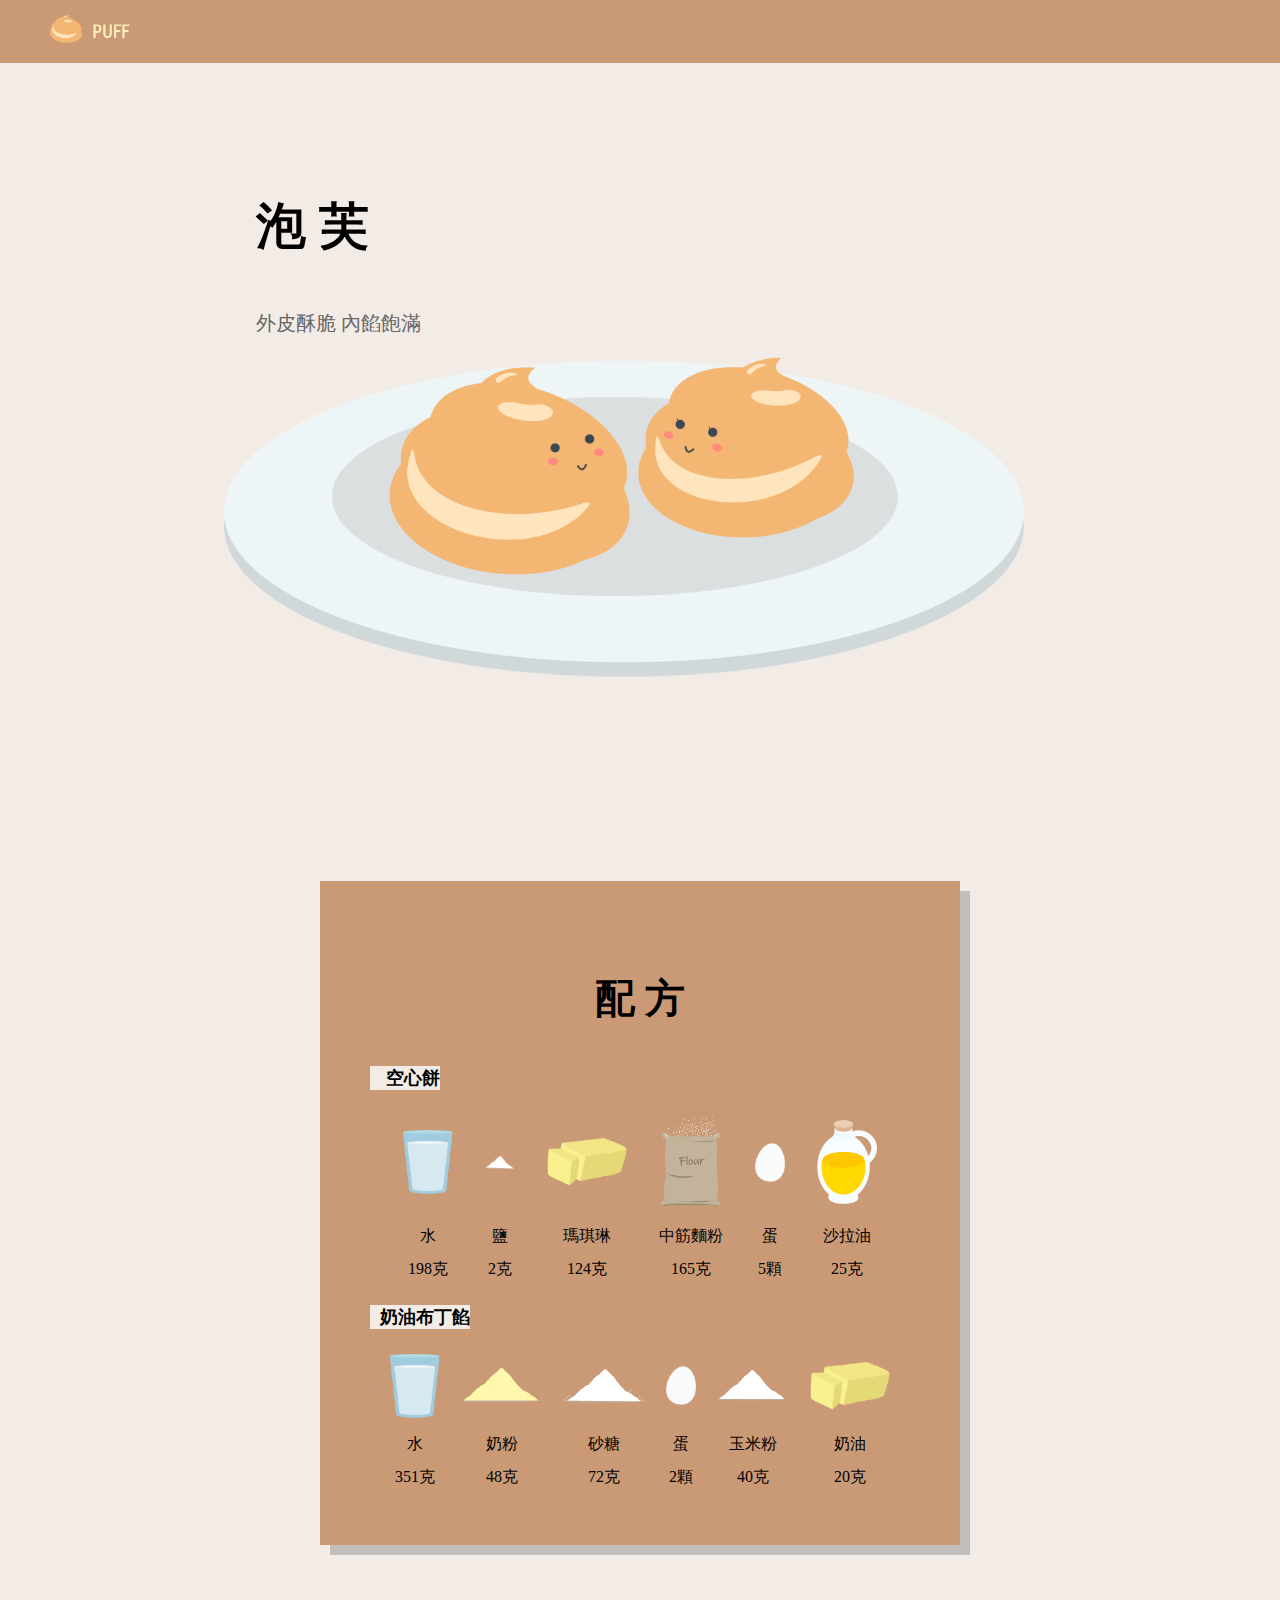
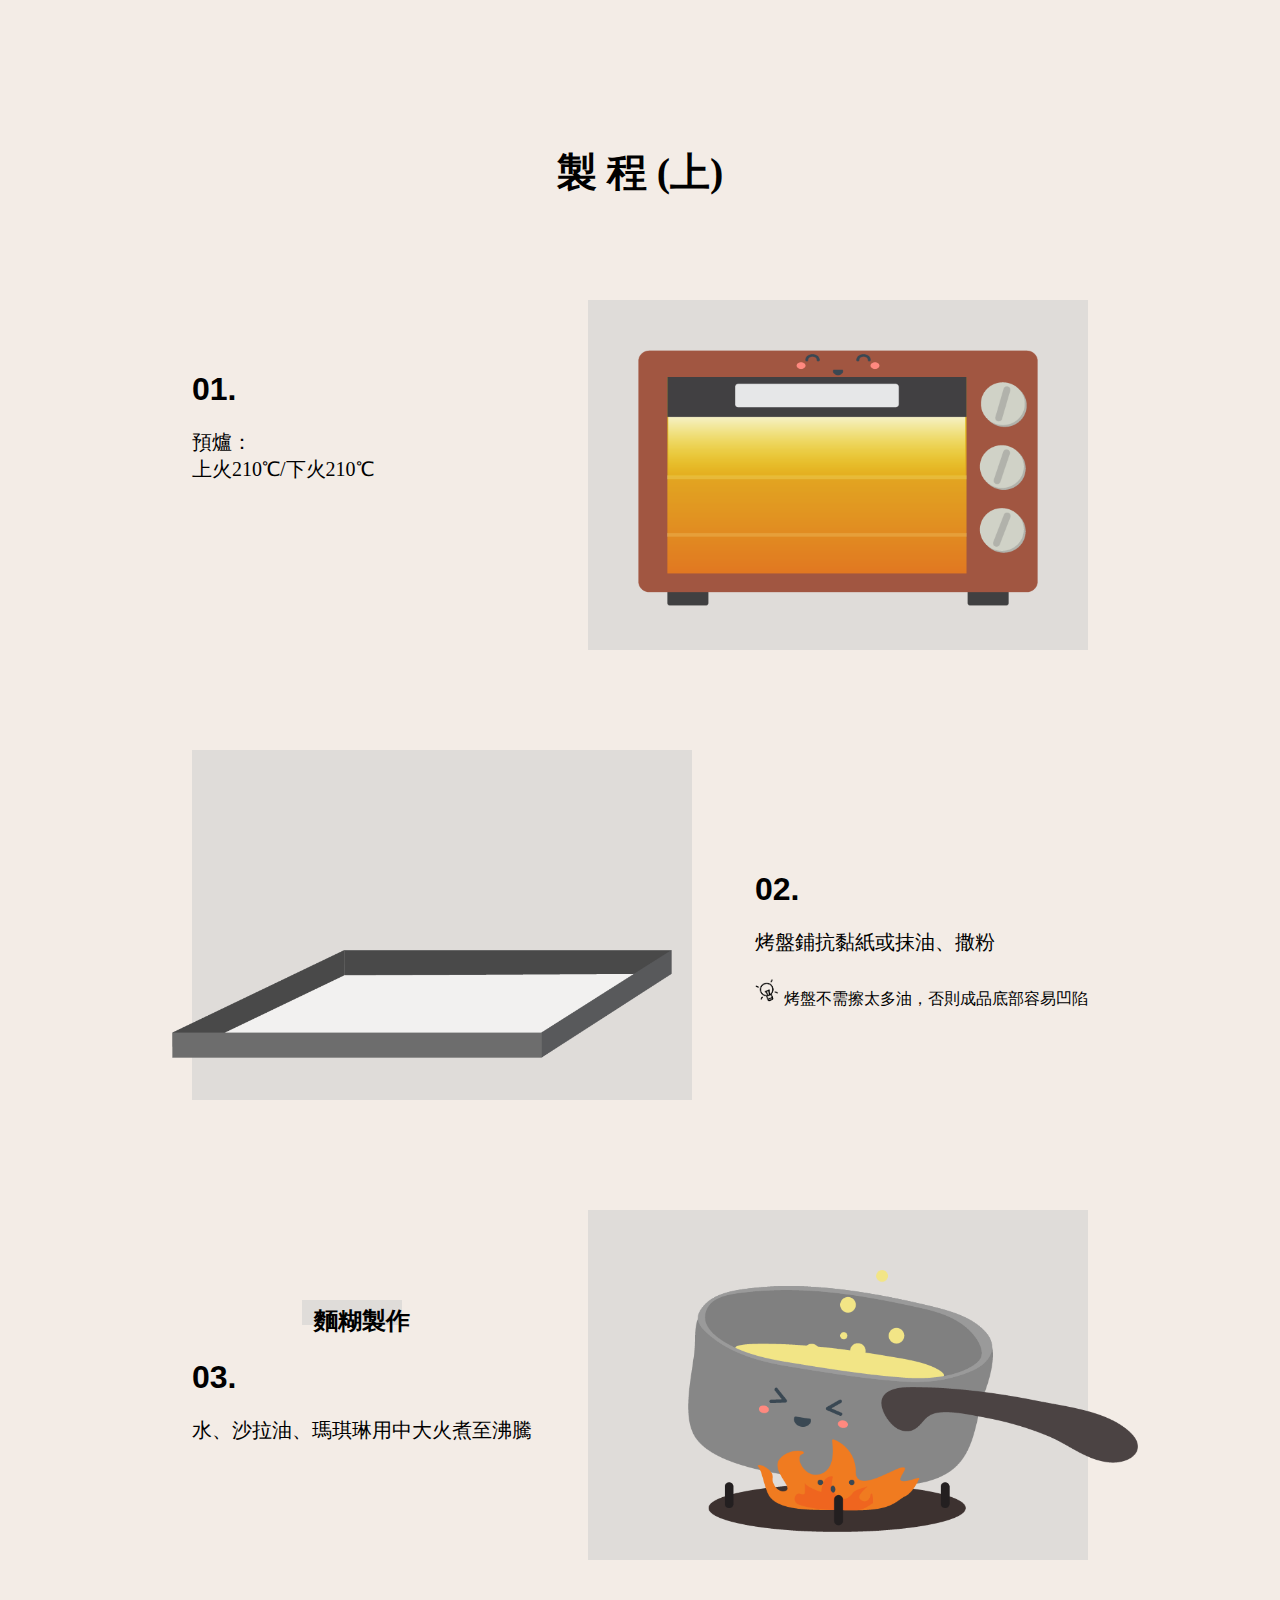
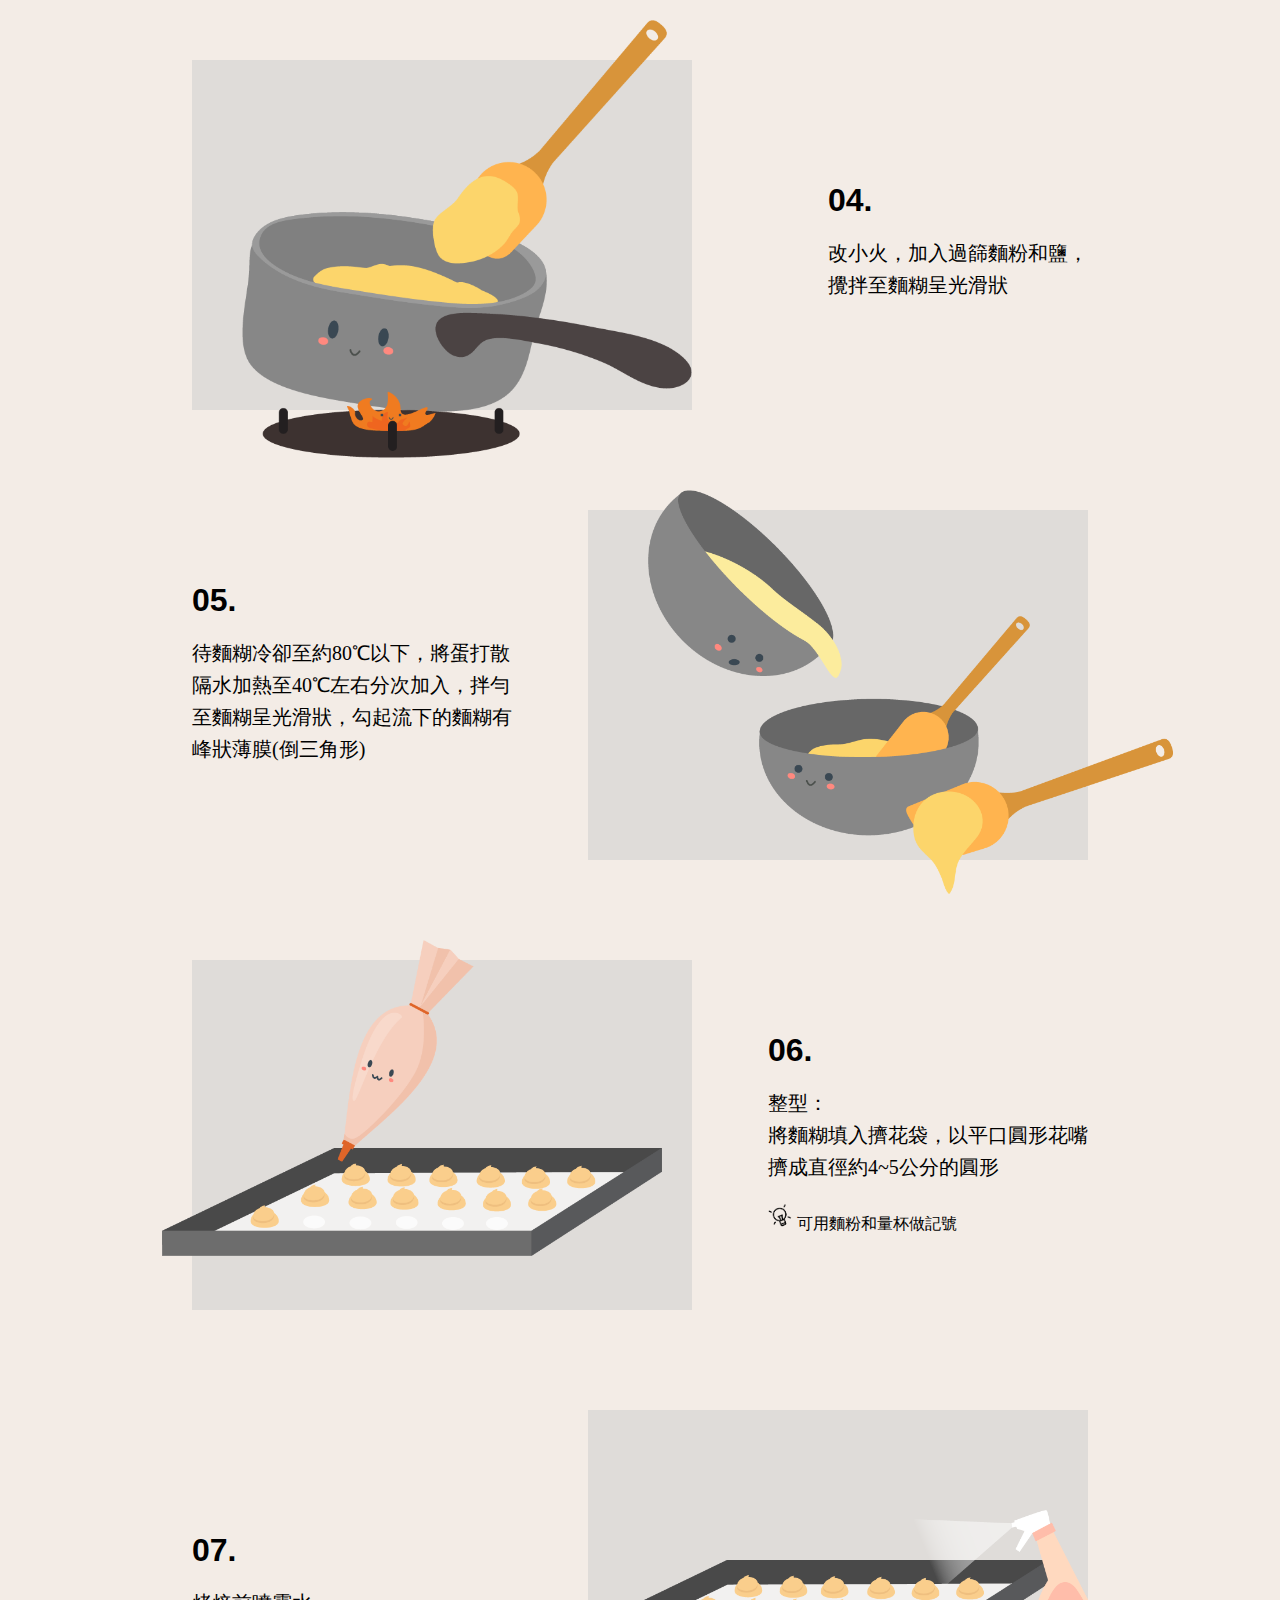
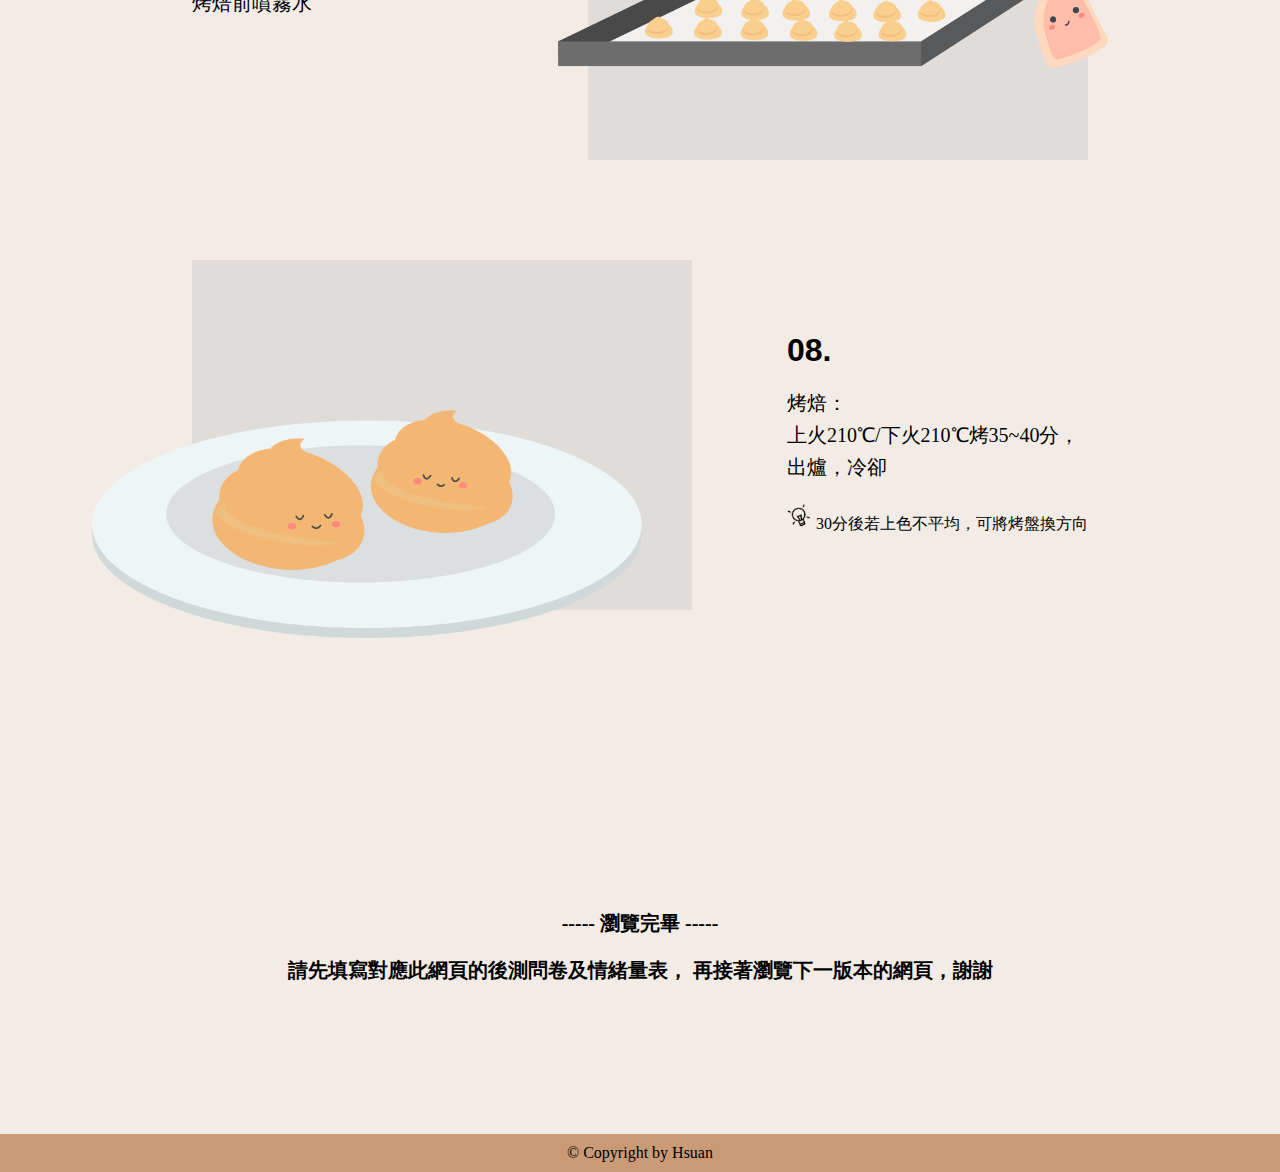
<file: puff_1.html>
<!DOCTYPE html>
<html lang="en">
	<head>
		<meta charset="utf-8">

		<!-- Always force latest IE rendering engine (even in intranet) & Chrome Frame
		Remove this if you use the .htaccess -->
		<meta http-equiv="X-UA-Compatible" content="IE=edge,chrome=1">

		<title>泡芙_1</title>
		<meta name="description" content="">
		<meta name="author" content="Hsuan">

		<meta name="viewport" content="width=device-width; initial-scale=1.0">

		<!-- Replace favicon.ico & apple-touch-icon.png in the root of your domain and delete these references -->
		<link rel="shortcut icon" href="img_puff_1/icon.png">
		<link rel="apple-touch-icon" href="/apple-touch-icon.png">
		<link rel="stylesheet" href="css/normalize.css" />
		<link rel="stylesheet" href="css/style_puff_1.css" />

	</head>

	<body>
		<header class="site-header">
			<div class="site-logo">
				<img src="img_puff_1/logo.png" alt="Logo" width="80px"/>
			</div>
		</header>
		<div class="site-topic">
			<div>
				<div class="topic">
					<b>
					<p style="font-size: 50px">
						泡 芙
					</p> </b>
					<p style="color: #666666; font-size: 20px">
						外皮酥脆  內餡飽滿
					</p>
				</div>
				<div class="topic_puff">
					<img src="img_puff_1/puff.png" alt="Puff" width="800px" />
				</div>
			</div>
		</div>
		<div class="site-formula">
			<b>
			<p style="font-size: 40px; text-align: center">
				配 方
			</p></b>
			<div>
				<b>
				<p style="font-size: 18px; text-align: right; width: 70px; background-color: #F3ECE6">
					空心餅
				</p></b>
			</div>
			<div>
				<table class="cake">
					<tr>
						<td><img src="img_puff_1/water.png" alt="Water" width="50px" /></td>
						<td><img src="img_puff_1/salt.png" alt="Salt" width="30px" /></td>
						<td><img src="img_puff_1/cream.png" alt="Cream" width="80px" /></td>
						<td><img src="img_puff_1/flour.png" alt="Flour" width="60px" /></td>
						<td><img src="img_puff_1/egg.png" alt="Egg" width="30px" /></td>
						<td><img src="img_puff_1/oil.png" alt="Oil" width="60px" /></td>
					</tr>
					<tr>
						<td>水</td>
						<td>鹽</td>
						<td>瑪琪琳</td>
						<td>中筋麵粉</td>
						<td>蛋</td>
						<td>沙拉油</td>
					</tr>
					<tr>
						<td>198克</td>
						<td>2克</td>
						<td>124克</td>
						<td>165克</td>
						<td>5顆</td>
						<td>25克</td>
					</tr>

				</table>
				<div>
					<b>
					<p style="font-size: 18px; text-align: right; width: 100px; background-color: #F3ECE6">
						奶油布丁餡
					</p></b>
				</div>
				<table class="filling">
					<tr>
						<td><img src="img_puff_1/water.png" alt="Water" width="50px" /></td>
						<td><img src="img_puff_1/milk powder.png" alt="Milk powder" width="80px" /></td>
						<td><img src="img_puff_1/sugar.png" alt="Sugar" width="80px" /></td>
						<td><img src="img_puff_1/egg.png" alt="Egg" width="30px" /></td>
						<td><img src="img_puff_1/corn powder.png" alt="Corn powder" width="70px" /></td>
						<td><img src="img_puff_1/cream.png" alt="Cream" width="80px" /></td>
					</tr>
					<tr>
						<td>水</td>
						<td>奶粉</td>
						<td>砂糖</td>
						<td>蛋</td>
						<td>玉米粉</td>
						<td>奶油</td>
					</tr>
					<tr>
						<td>351克</td>
						<td>48克</td>
						<td>72克</td>
						<td>2顆</td>
						<td>40克</td>
						<td>20克</td>
					</tr>
				</table>
			</div>
		</div>

		<div class="site-process">
			<b>
			<p style="font-size: 40px">
				製 程 (上)
			</p></b>
			<div class="step">
				<div class="leftside" style="margin: 50px 0px">
					<h1>01.</h1>
					<p style="font-size: 20px">
						預爐：
						<br />
						上火210℃/下火210℃
					</p>
				</div>
				<div class="rightside">
					<div style="background-color: #dfdcd9; width: 500px; height: 350px">
						<img src="img_puff_1/step1.png" alt="Step1" width="400px" style="position: relative; top:50px; left:50px"/>
					</div>

				</div>
			</div>
			<div class="step">
				<div class="leftside">
					<div style="background-color: #dfdcd9; width: 500px; height: 350px">
						<img src="img_puff_1/step2.png" alt="Step2" width="500px" style="position: relative; top:200px; right:20px"/>
					</div>

				</div>
				<div class="rightside" style="margin: 100px 0px">

					<h1>02.</h1>
					<p style="font-size: 20px">
						烤盤鋪抗黏紙或抹油、撒粉
					</p>
					<br />
					<img src="img_puff_1/tip.png" alt="Tip" width="25px" />&nbsp;烤盤不需擦太多油，否則成品底部容易凹陷

				</div>
			</div>
			<div class="step">
				<div class="leftside" style="margin: 50px 0px">
					<div style="background-color: #dfdcd9; width: 100px; height: 25px; position: relative; top:40px; left: 110px; z-index: -1">

					</div>
					<h2 align="center">麵糊製作</h2>
					<h1>03.</h1>
					<p style="font-size: 20px">
						水、沙拉油、瑪琪琳用中大火煮至沸騰
					</p>
				</div>
				<div class="rightside">
					<div style="background-color: #dfdcd9; width: 500px; height: 350px">
						<img src="img_puff_1/step3.png" alt="Step3" width="450px" style="position: relative; top:60px; left:100px"/>
					</div>
				</div>
			</div>
			<div class="step">
				<div class="leftside">
					<div style="background-color: #dfdcd9; width: 500px; height: 350px">
						<img src="img_puff_1/step4.png" alt="Step4" width="450px" style="position: relative; top:-40px; left:50px"/>
					</div>
				</div>
				<div class="rightside" style="margin: 100px 0px">
					<h1>04.</h1>
					<p style="font-size: 20px">
						改小火，加入過篩麵粉和鹽，
					</p>
					<p style="font-size: 20px">
						攪拌至麵糊呈光滑狀
					</p>
				</div>
			</div>
			<div class="step">
				<div class="leftside" style="margin: 50px 0px">
					<h1>05.</h1>
					<p style="font-size: 20px">
						待麵糊冷卻至約80℃以下，將蛋打散
					</p>
					<p style="font-size: 20px">
						隔水加熱至40℃左右分次加入，拌勻
					</p>
					<p style="font-size: 20px">
						至麵糊呈光滑狀，勾起流下的麵糊有
					</p>
					<p style="font-size: 20px">
						峰狀薄膜(倒三角形)
					</p>
				</div>
				<div class="rightside">
					<div style="background-color: #dfdcd9; width: 500px; height: 350px">
						<img src="img_puff_1/step5.png" alt="Step5" width="525px" style="position: relative; top:-20px; left:60px"/>
					</div>
				</div>
			</div>
			<div class="step">
				<div class="leftside">
					<div style="background-color: #dfdcd9; width: 500px; height: 350px">
						<img src="img_puff_1/step6.png" alt="Step6" width="500px" style="position: relative; top:-20px; left:-30px"/>
					</div>
				</div>
				<div class="rightside" style="margin: 50px 0px">
					<h1>06.</h1>
					<p style="font-size: 20px">
						整型：
					</p>
					<p style="font-size: 20px">
						將麵糊填入擠花袋，以平口圓形花嘴
					</p>
					<p style="font-size: 20px">
						擠成直徑約4~5公分的圓形
					</p>
					<br />
					<img src="img_puff_1/tip.png" alt="Tip" width="25px" />&nbsp;可用麵粉和量杯做記號
				</div>
			</div>
			<div class="step">
				<div class="leftside" style="margin: 100px 0px">
					<h1>07.</h1>
					<p style="font-size: 20px">
						烤焙前噴霧水
					</p>
				</div>
				<div class="rightside">
					<div style="background-color: #dfdcd9; width: 500px; height: 350px">
						<img src="img_puff_1/step7.png" alt="Step7" width="550px" style="position: relative; top:100px; left:-30px"/>
					</div>
				</div>
			</div>
			<div class="step">
				<div class="leftside">
					<div style="background-color: #dfdcd9; width: 500px; height: 350px">
						<img src="img_puff_1/step8.png" alt="Step8" width="550px" style="position: relative; top:150px; left:-100px"/>
					</div>
				</div>
				<div class="rightside" style="margin: 50px 0px">
					<h1>08.</h1>
					<p style="font-size: 20px">
						烤焙：
					</p>
					<p style="font-size: 20px">
						上火210℃/下火210℃烤35~40分，
					</p>
					<p style="font-size: 20px">
						出爐，冷卻
					</p>
					<br />
					<img src="img_puff_1/tip.png" alt="Tip" width="25px" />&nbsp;30分後若上色不平均，可將烤盤換方向
				</div>
			</div>
		</div>
		
		<div style="margin: 300px 0px 150px; width: 100%; text-align: center">
			<b>
			<p style="font-size: 20px">
				-----     瀏覽完畢     -----
			</p></b>
			
			<b>
			<p style="font-size: 20px">
				請先填寫對應此網頁的後測問卷及情緒量表，
				再接著瀏覽下一版本的網頁，謝謝
			</p></b>
		</div>

		<footer class="site-footer">		
				<p>
					&copy; Copyright  by Hsuan
				</p>
		</footer>
	</body>
</html>
</file>
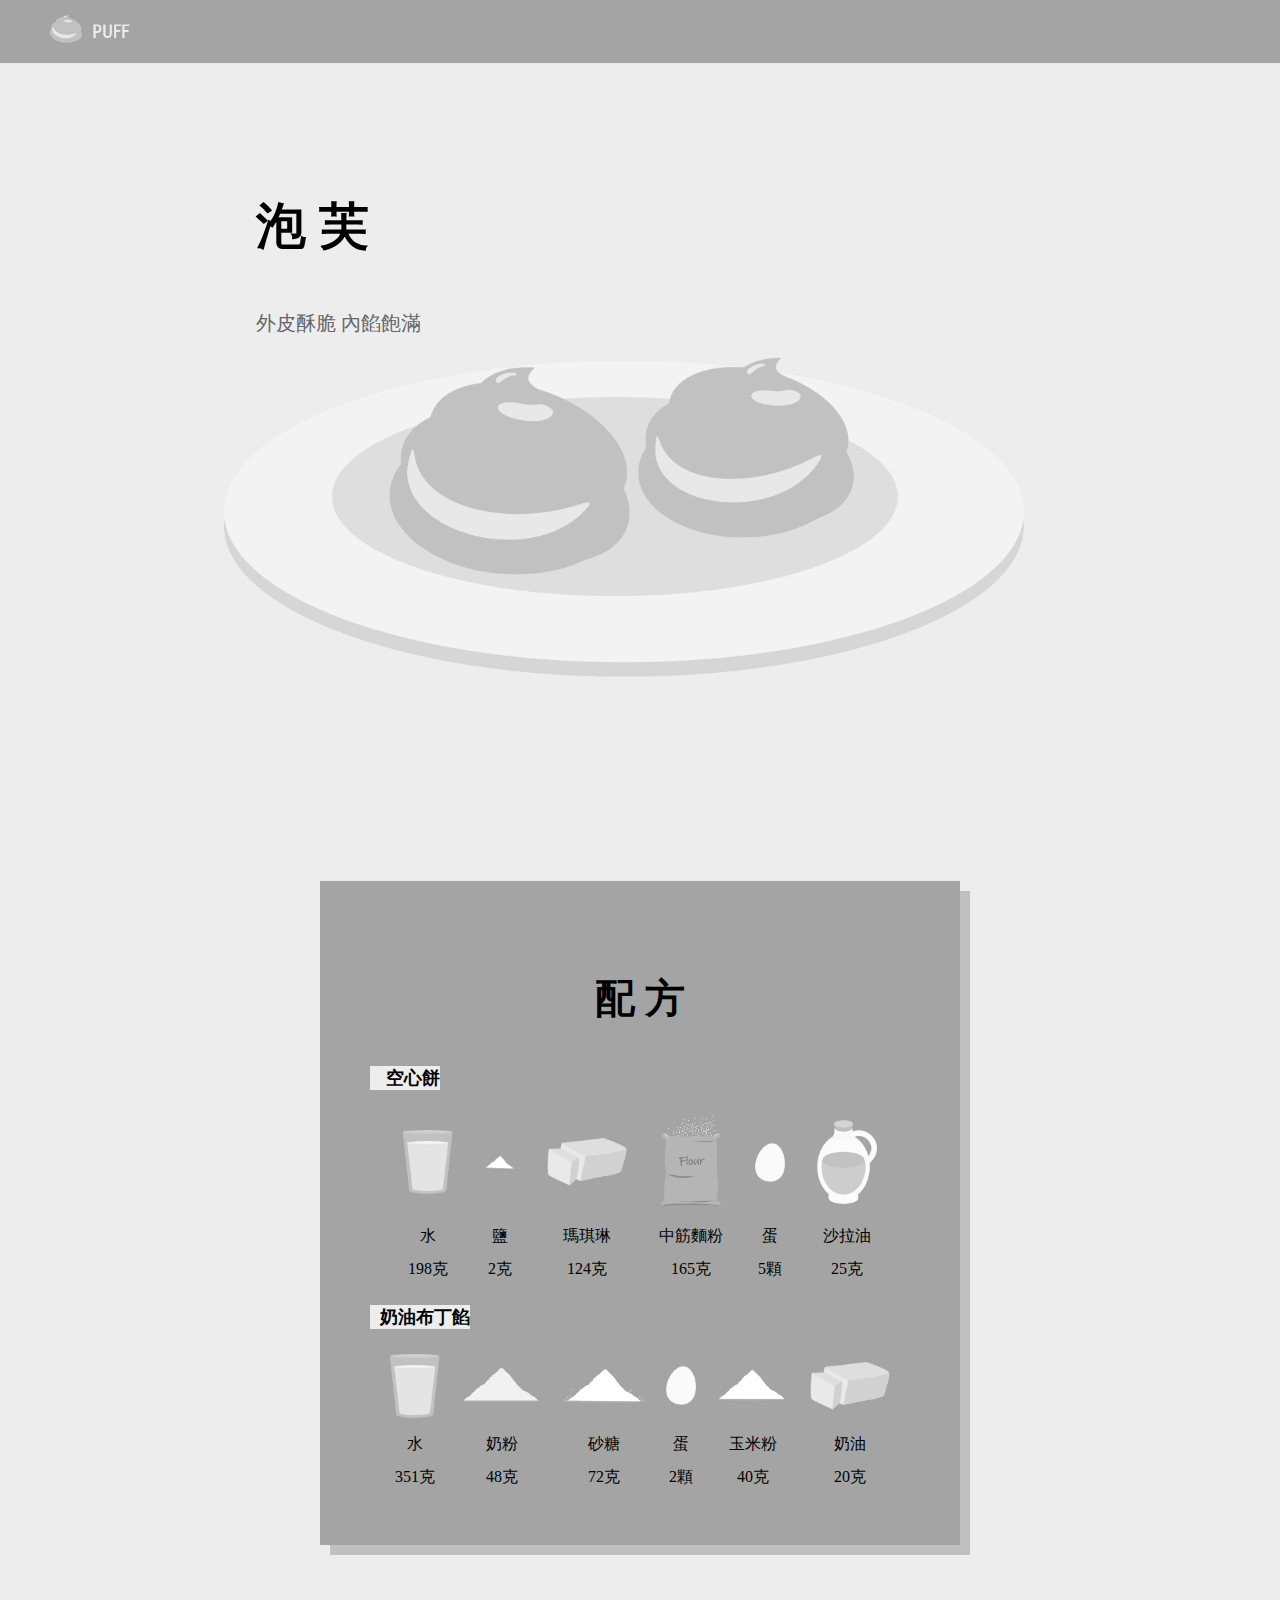
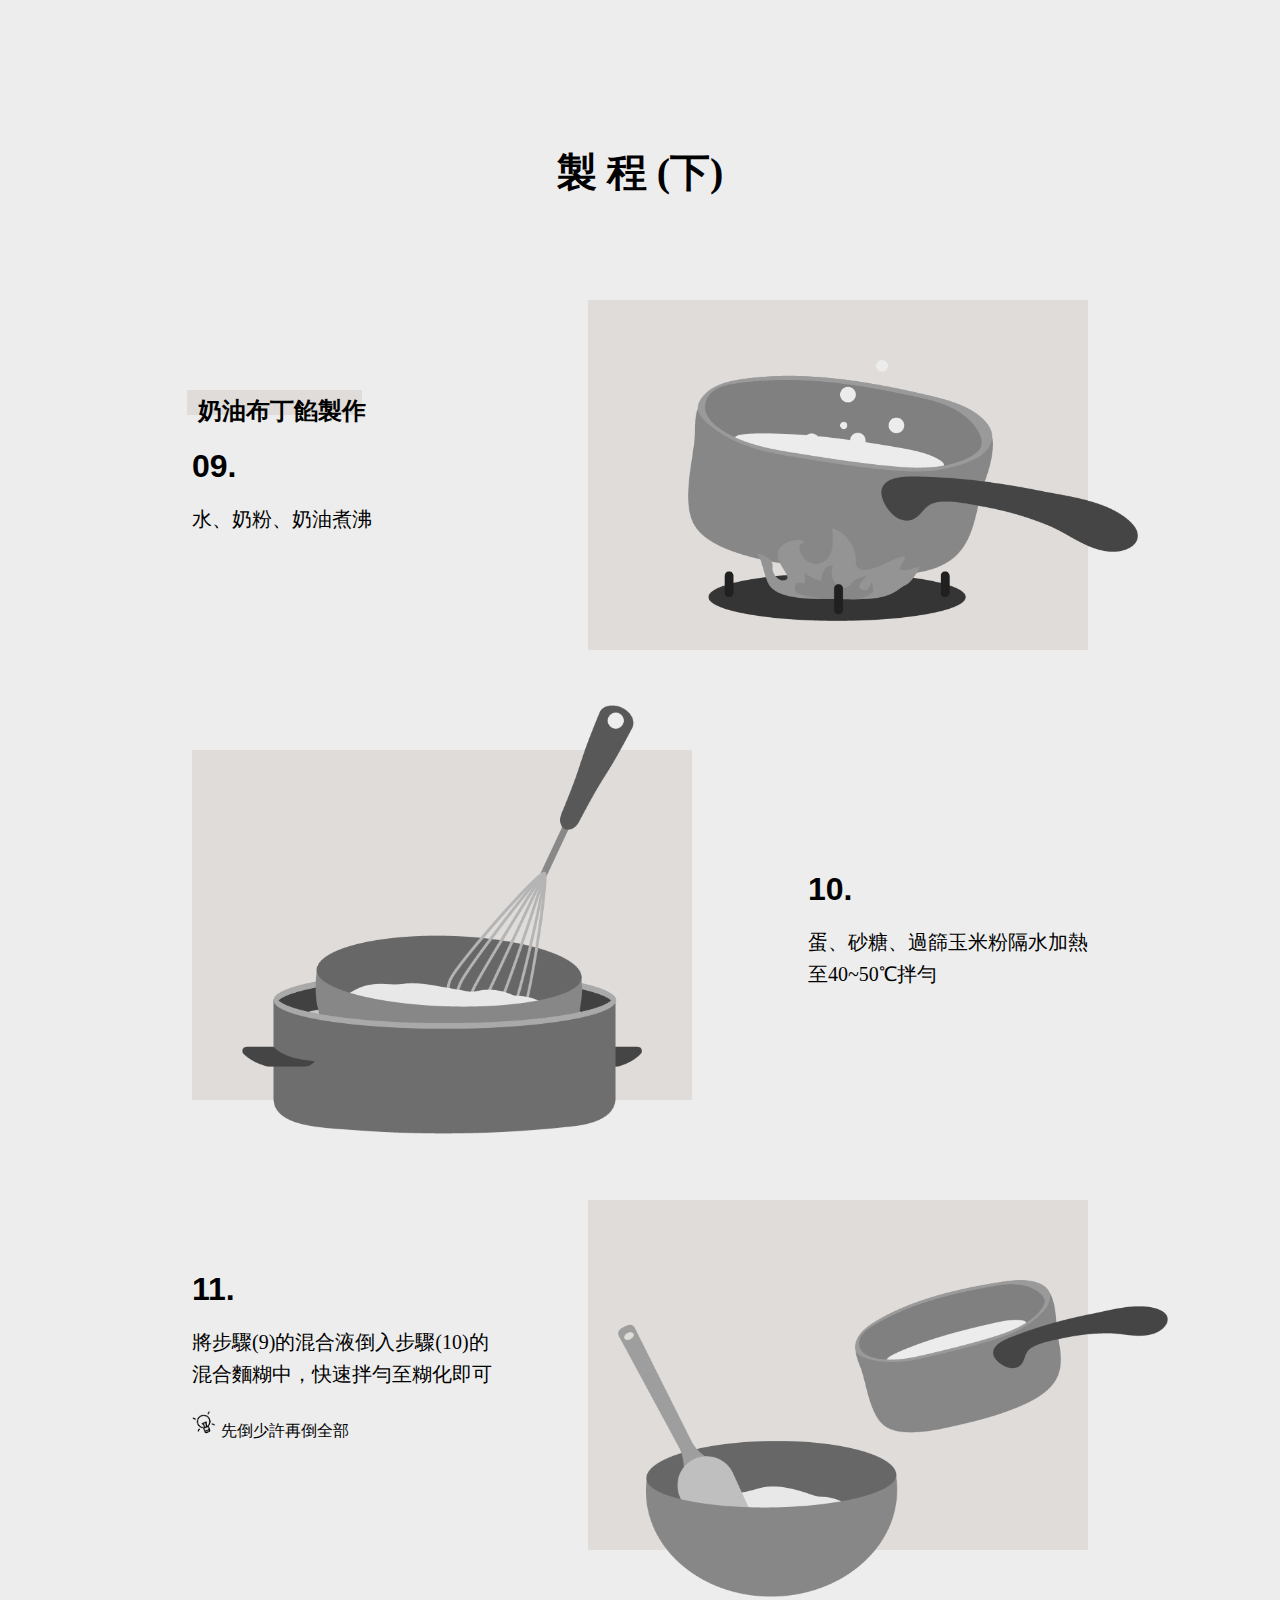
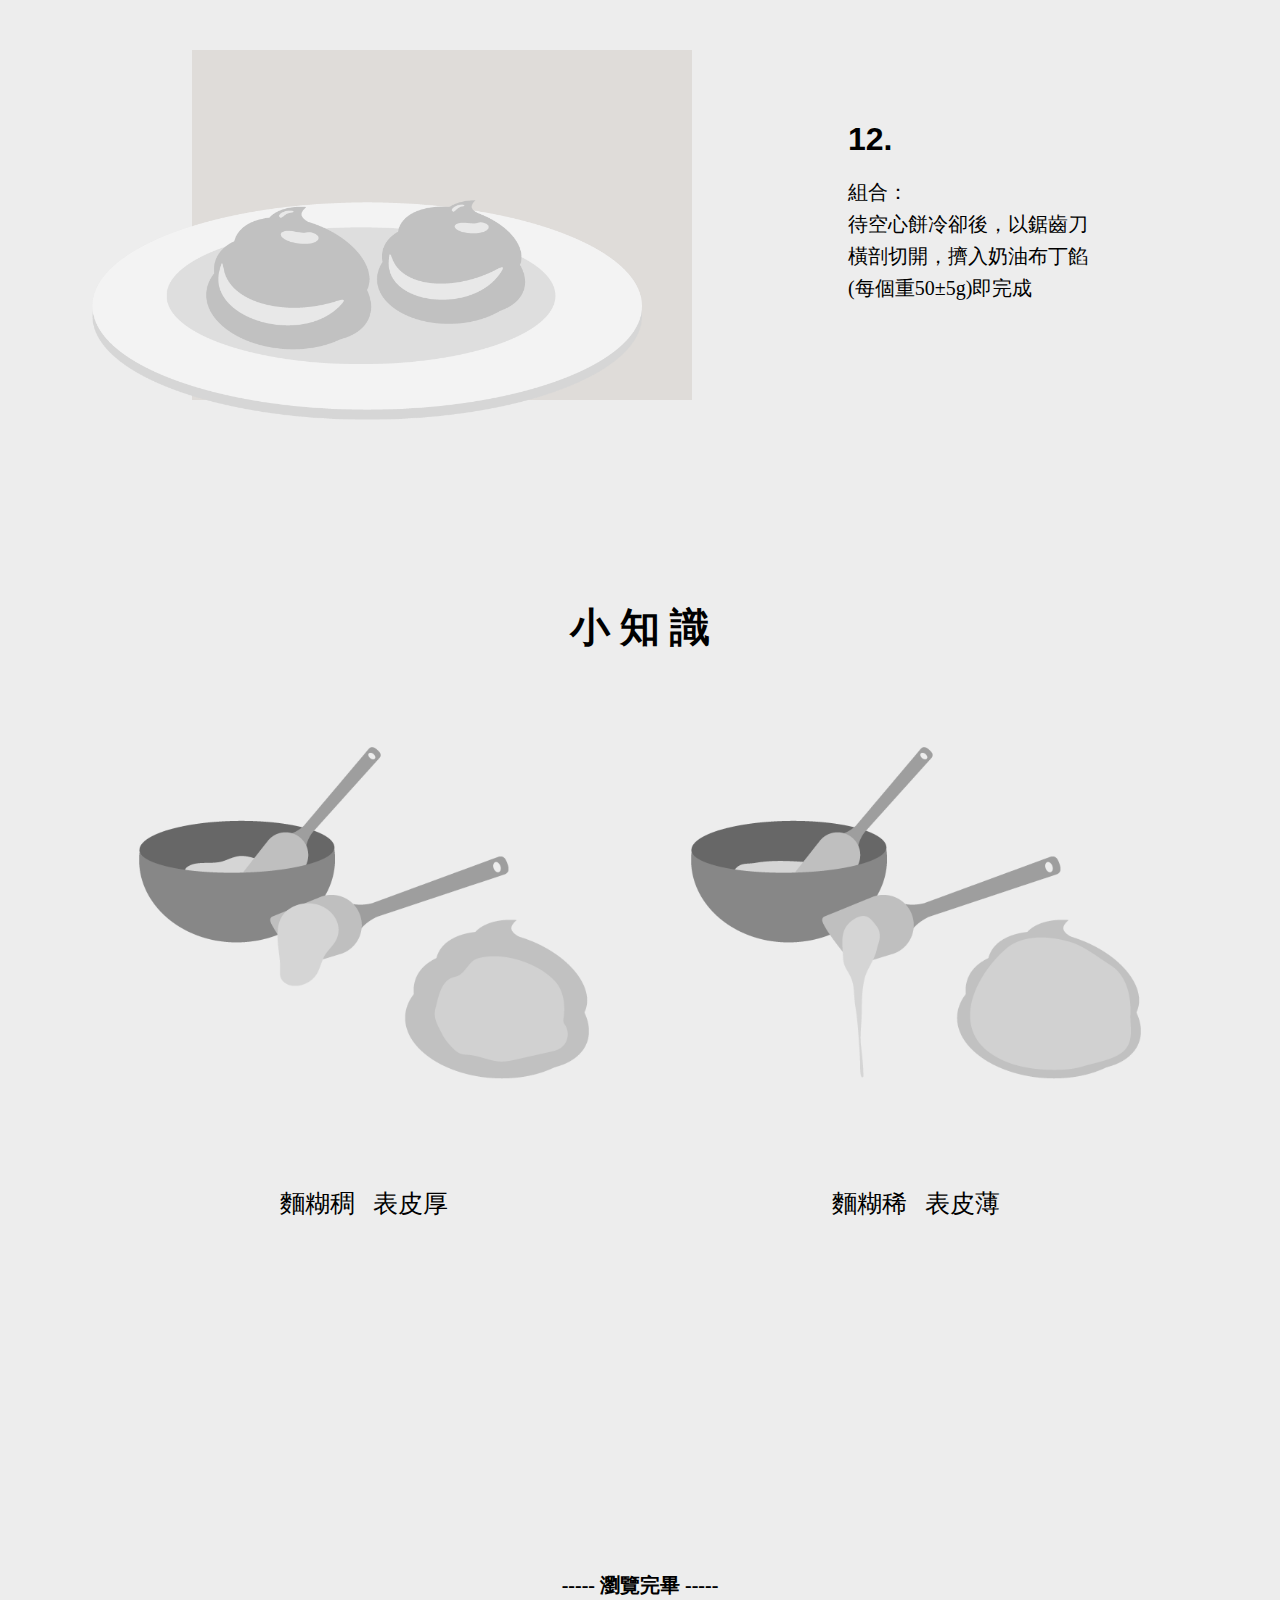
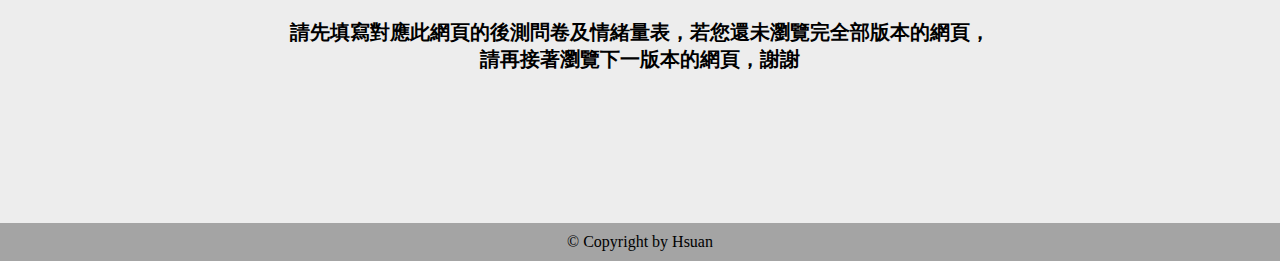
<file: puff_2.html>
<!DOCTYPE html>
<html lang="en">
	<head>
		<meta charset="utf-8">

		<!-- Always force latest IE rendering engine (even in intranet) & Chrome Frame
		Remove this if you use the .htaccess -->
		<meta http-equiv="X-UA-Compatible" content="IE=edge,chrome=1">

		<title>泡芙_2</title>
		<meta name="description" content="">
		<meta name="author" content="Hsuan">

		<meta name="viewport" content="width=device-width; initial-scale=1.0">

		<!-- Replace favicon.ico & apple-touch-icon.png in the root of your domain and delete these references -->
		<link rel="shortcut icon" href="img_puff_2/icon.png">
		<link rel="apple-touch-icon" href="/apple-touch-icon.png">
		<link rel="stylesheet" href="css/normalize.css" />
		<link rel="stylesheet" href="css/style_puff_2.css" />

	</head>

	<body>
		<header class="site-header">
			<div class="site-logo">
				<img src="img_puff_2/logo.png" alt="Logo" width="80px"/>
			</div>
		</header>
		<div class="site-topic">
			<div>
				<div class="topic">
					<b>
					<p style="font-size: 50px">
						泡 芙
					</p> </b>
					<p style="color: #666666; font-size: 20px">
						外皮酥脆  內餡飽滿
					</p>
				</div>
				<div class="topic_puff">
					<img src="img_puff_2/puff.png" alt="Puff" width="800px" />
				</div>
			</div>
		</div>
		<div class="site-formula">
			<b>
			<p style="font-size: 40px; text-align: center">
				配 方
			</p></b>
			<div>
				<b>
				<p style="font-size: 18px; text-align: right; width: 70px; background-color: #EDEDED">
					空心餅
				</p></b>
			</div>
			<div>
				<table class="cake">
					<tr>
						<td><img src="img_puff_2/water.png" alt="Water" width="50px" /></td>
						<td><img src="img_puff_2/salt.png" alt="Salt" width="30px" /></td>
						<td><img src="img_puff_2/cream.png" alt="Cream" width="80px" /></td>
						<td><img src="img_puff_2/flour.png" alt="Flour" width="60px" /></td>
						<td><img src="img_puff_2/egg.png" alt="Egg" width="30px" /></td>
						<td><img src="img_puff_2/oil.png" alt="Oil" width="60px" /></td>
					</tr>
					<tr>
						<td>水</td>
						<td>鹽</td>
						<td>瑪琪琳</td>
						<td>中筋麵粉</td>
						<td>蛋</td>
						<td>沙拉油</td>
					</tr>
					<tr>
						<td>198克</td>
						<td>2克</td>
						<td>124克</td>
						<td>165克</td>
						<td>5顆</td>
						<td>25克</td>
					</tr>

				</table>
				<div>
					<b>
					<p style="font-size: 18px; text-align: right; width: 100px; background-color: #EDEDED">
						奶油布丁餡
					</p></b>
				</div>
				<table class="filling">
					<tr>
						<td><img src="img_puff_2/water.png" alt="Water" width="50px" /></td>
						<td><img src="img_puff_2/milk powder.png" alt="Milk powder" width="80px" /></td>
						<td><img src="img_puff_2/sugar.png" alt="Sugar" width="80px" /></td>
						<td><img src="img_puff_2/egg.png" alt="Egg" width="30px" /></td>
						<td><img src="img_puff_2/corn powder.png" alt="Corn powder" width="70px" /></td>
						<td><img src="img_puff_2/cream.png" alt="Cream" width="80px" /></td>
					</tr>
					<tr>
						<td>水</td>
						<td>奶粉</td>
						<td>砂糖</td>
						<td>蛋</td>
						<td>玉米粉</td>
						<td>奶油</td>
					</tr>
					<tr>
						<td>351克</td>
						<td>48克</td>
						<td>72克</td>
						<td>2顆</td>
						<td>40克</td>
						<td>20克</td>
					</tr>
				</table>
			</div>
		</div>

		<div class="site-process">
			<b>
			<p style="font-size: 40px">
				製 程 (下)
			</p></b>
			
			<div class="step">
				<div class="leftside" style="margin: 50px 0px">
					<div style="background-color: #dfdcd9; width: 175px; height: 25px; position: relative; top:40px; left: -5px; z-index: -1">

					</div>
					<h2 align="center">奶油布丁餡製作</h2>
					<h1>09.</h1>
					<p style="font-size: 20px">
						水、奶粉、奶油煮沸
					</p>
				</div>
				<div class="rightside">
					<div style="background-color: #dfdcd9; width: 500px; height: 350px">
						<img src="img_puff_2/step9.png" alt="Step9" width="450px" style="position: relative; top:60px; left:100px"/>
					</div>
				</div>
			</div>
			<div class="step">
				<div class="leftside">
					<div style="background-color: #dfdcd9; width: 500px; height: 350px">
						<img src="img_puff_2/step10.png" alt="Step10" width="400px" style="position: relative; top:-45px; left:50px"/>
					</div>
				</div>
				<div class="rightside" style="margin: 100px 0px">
					<h1>10.</h1>
					<p style="font-size: 20px">
						蛋、砂糖、過篩玉米粉隔水加熱
					</p>
					<p style="font-size: 20px">
						至40~50℃拌勻
					</p>
				</div>
			</div>
			<div class="step">
				<div class="leftside" style="margin: 50px 0px">
					<h1>11.</h1>
					<p style="font-size: 20px">
						將步驟(9)的混合液倒入步驟(10)的
					</p>
					<p style="font-size: 20px">
						混合麵糊中，快速拌勻至糊化即可
					</p>
					<br />
					<img src="img_puff_2/tip.png" alt="Tip" width="25px" />&nbsp;先倒少許再倒全部
				</div>
				<div class="rightside">
					<div style="background-color: #dfdcd9; width: 500px; height: 350px">
						<img src="img_puff_2/step11.png" alt="Step11" width="550px" style="position: relative; top:80px; left:30px"/>
					</div>
				</div>
			</div>
			<div class="step">
				<div class="leftside">
					<div style="background-color: #dfdcd9; width: 500px; height: 350px">
						<img src="img_puff_2/step12.png" alt="Step12" width="550px" style="position: relative; top:150px; left:-100px"/>
					</div>
				</div>
				<div class="rightside" style="margin: 50px 0px">
					<h1>12.</h1>
					<p style="font-size: 20px">
						組合：
					</p>
					<p style="font-size: 20px">
						待空心餅冷卻後，以鋸齒刀
					</p>
					<p style="font-size: 20px">
						橫剖切開，擠入奶油布丁餡
					</p>
					<p style="font-size: 20px">
						(每個重50±5g)即完成
					</p>
				</div>
			</div>
		</div>

		<div class="site-knowledge">
			<b>
			<p style="font-size: 40px">
				小 知 識
			</p></b>
			<table class="knowledge">
				<tr>
					<td><img src="img_puff_2/knowledge1.png" alt="Thick" width="450px" /></td>
					<td><img src="img_puff_2/knowledge2.png" alt="Thin" width="450px" /></td>
				</tr>
				<tr>
					<td>麵糊稠&nbsp;&nbsp;&nbsp;表皮厚</td>
					<td>麵糊稀&nbsp;&nbsp;&nbsp;表皮薄</td>
				</tr>
			</table>
		</div>
		
		<div style="margin: 300px 0px 150px; width: 100%; text-align: center">
			<b>
			<p style="font-size: 20px">
				-----     瀏覽完畢     -----
			</p></b>
			
			<b>
			<p style="font-size: 20px">
				請先填寫對應此網頁的後測問卷及情緒量表，若您還未瀏覽完全部版本的網頁，
				<br />
				請再接著瀏覽下一版本的網頁，謝謝
			</p></b>
		</div>

		<footer class="site-footer">		
				<p>
					&copy; Copyright  by Hsuan
				</p>
		</footer>
	</body>
</html>
</file>
<file: css/style.css>
*, *:before, *:after {
	box-sizing: inherit;
}

html {
	box-sizing: border-box;
}

body {
	font-family: "Microsoft JhengHei";
}

h1 {
	font-family: "Arial";
}

.site-formula {
	width: 80%;
	padding: 0px 50px;
	margin: 60px auto;
}

.site-formula p {
	margin: 5px 0px;
}

.site-footer {
	width: 100%;
	position: absolute;
	bottom: 0;
}

.site-footer p {
	padding: 10px 0px;
	margin: 0;
	text-align: center;
}
</file>
<file: css/style_pudding_1.css>
*, *:before, *:after {
	box-sizing: inherit;
}

html {
	box-sizing: border-box;
}

body {
	background: #F3ECE6;
	font-family: "Microsoft JhengHei";
}

h1 {
	font-family:"Arial";
}

.site-header {
	background-color: #CA9A76;
	width: 100%;
}

.site-logo {
	padding: 15px 50px;
	position: relative;
}

.site-topic {
	width: 60%;
	margin: 80px auto;
}

.site-topic::after {
	content: "";
	display: block;
	clear: both;
}

.topic {
	float: left;
}

.topic_pudding {
	float: right;
}

.site-formula {
	width: 50%;
	padding: 50px;
	margin: 200px auto;
	background-color: #CA9A76;
	box-shadow: 10px 10px 0px 0px #acaaaab0;
}

table {
	margin-left: auto;
	margin-right: auto;
}

.filling td {
	padding: 5px 15px;
	text-align: center;
}

.caramel td {
	padding: 5px 30px;
	text-align: center;
}

.site-process {
	width: 70%;
	margin: 200px auto;
	text-align: center;
}

.step p {
	margin: 5px 0px;
	animation-name: fade-right;
	animation-duration: 3s;
	animation-iteration-count: 1;
}

.step::after {
	content: "";
	display: block;
	clear: both;
}

.step {
	text-align: left;
	margin: 100px 0px;
}

.leftside {
	float: left;
}

.rightside {
	float: right;
}

.site-knowledge {
	width: 100%;
	margin: 200px auto 200px;
	text-align: center;
}

.knowledge td {
	padding: 20px 50px;
	text-align: center;
	font-size: 30px;
}

.site-footer {
	background-color: #CA9A76;
}

.site-footer p {
	padding: 10px 0px;
	margin: 0;
	text-align: center;
}
</file>
<file: css/style_pudding_2.css>
*, *:before, *:after {
	box-sizing: inherit;
}

html {
	box-sizing: border-box;
}

body {
	background: #EDEDED;
	font-family: "Microsoft JhengHei";
}

h1 {
	font-family:"Arial";
}

.site-header {
	background-color: #A4A4A4;
	width: 100%;
}

.site-logo {
	padding: 15px 50px;
	position: relative;
}

.site-topic {
	width: 60%;
	margin: 80px auto;
}

.site-topic::after {
	content: "";
	display: block;
	clear: both;
}

.topic {
	float: left;
}

.topic_pudding {
	float: right;
}

.site-formula {
	width: 50%;
	padding: 50px;
	margin: 200px auto;
	background-color: #A4A4A4;
	box-shadow: 10px 10px 0px 0px #acaaaab0;
}

table {
	margin-left: auto;
	margin-right: auto;
}

.filling td {
	padding: 5px 15px;
	text-align: center;
}

.caramel td {
	padding: 5px 30px;
	text-align: center;
}

.site-process {
	width: 70%;
	margin: 200px auto;
	text-align: center;
}

.step p {
	margin: 5px 0px;
	animation-name: fade-right;
	animation-duration: 3s;
	animation-iteration-count: 1;
}

.step::after {
	content: "";
	display: block;
	clear: both;
}

.step {
	text-align: left;
	margin: 100px 0px;
}

.leftside {
	float: left;
}

.rightside {
	float: right;
}

.site-knowledge {
	width: 100%;
	margin: 200px auto 200px;
	text-align: center;
}

.knowledge td {
	padding: 20px 50px;
	text-align: center;
	font-size: 30px;
}

.site-footer {
	background-color: #A4A4A4;
}

.site-footer p {
	padding: 10px 0px;
	margin: 0;
	text-align: center;
}
</file>
<file: css/style_puff_1.css>
*, *:before, *:after {
	box-sizing: inherit;
}

html {
	box-sizing: border-box;
}

body {
	background: #F3ECE6;
	font-family: "Microsoft JhengHei";
}

h1 {
	font-family:"Arial";
}

.site-header {
	background-color: #CA9A76;
	width: 100%;
}

.site-logo {
	padding: 15px 50px;
	position: relative;
}

.site-topic {
	width: 60%;
	margin: 80px auto;
}

.site-topic::after {
	content: "";
	display: block;
	clear: both;
}

.topic {
	float: left;
}

.topic_puff {
	float: right;
}

.site-formula {
	width: 50%;
	padding: 50px;
	margin: 200px auto;
	background-color: #CA9A76;
	box-shadow: 10px 10px 0px 0px #acaaaab0;
}

table {
	margin-left: auto;
	margin-right: auto;
}

.cake td {
	padding: 5px 15px;
	text-align: center;
}

.filling td {
	padding: 5px 10px;
	text-align: center;
}

.site-process {
	width: 70%;
	margin: 200px auto;
	text-align: center;
}

.step p {
	margin: 5px 0px;
}

.step::after {
	content: "";
	display: block;
	clear: both;
}

.step {
	text-align: left;
	margin: 100px 0px;
}

.leftside {
	float: left;
}

.rightside {
	float: right;
}

.site-knowledge {
	width: 100%;
	margin: 200px auto 200px;
	text-align: center;
}

.knowledge td {
	padding: 50px 50px;
	text-align: center;
	font-size: 25px;
}

.site-footer {
	background-color: #CA9A76;
}

.site-footer p {
	padding: 10px 0px;
	margin: 0;
	text-align: center;
}
</file>
<file: css/style_puff_2.css>
*, *:before, *:after {
	box-sizing: inherit;
}

html {
	box-sizing: border-box;
}

body {
	background: #EDEDED;
	font-family: "Microsoft JhengHei";
}

h1 {
	font-family:"Arial";
}

.site-header {
	background-color: #A4A4A4;
	width: 100%;
}

.site-logo {
	padding: 15px 50px;
	position: relative;
}

.site-topic {
	width: 60%;
	margin: 80px auto;
}

.site-topic::after {
	content: "";
	display: block;
	clear: both;
}

.topic {
	float: left;
}

.topic_puff {
	float: right;
}

.site-formula {
	width: 50%;
	padding: 50px;
	margin: 200px auto;
	background-color: #A4A4A4;
	box-shadow: 10px 10px 0px 0px #acaaaab0;
}

table {
	margin-left: auto;
	margin-right: auto;
}

.cake td {
	padding: 5px 15px;
	text-align: center;
}

.filling td {
	padding: 5px 10px;
	text-align: center;
}

.site-process {
	width: 70%;
	margin: 200px auto;
	text-align: center;
}

.step p {
	margin: 5px 0px;
}

.step::after {
	content: "";
	display: block;
	clear: both;
}

.step {
	text-align: left;
	margin: 100px 0px;
}

.leftside {
	float: left;
}

.rightside {
	float: right;
}

.site-knowledge {
	width: 100%;
	margin: 200px auto 100px;
	text-align: center;
}

.knowledge td {
	padding: 50px 50px;
	text-align: center;
	font-size: 25px;
}

.site-footer {
	background-color: #A4A4A4;
}

.site-footer p {
	padding: 10px 0px;
	margin: 0;
	text-align: center;
}
</file>
